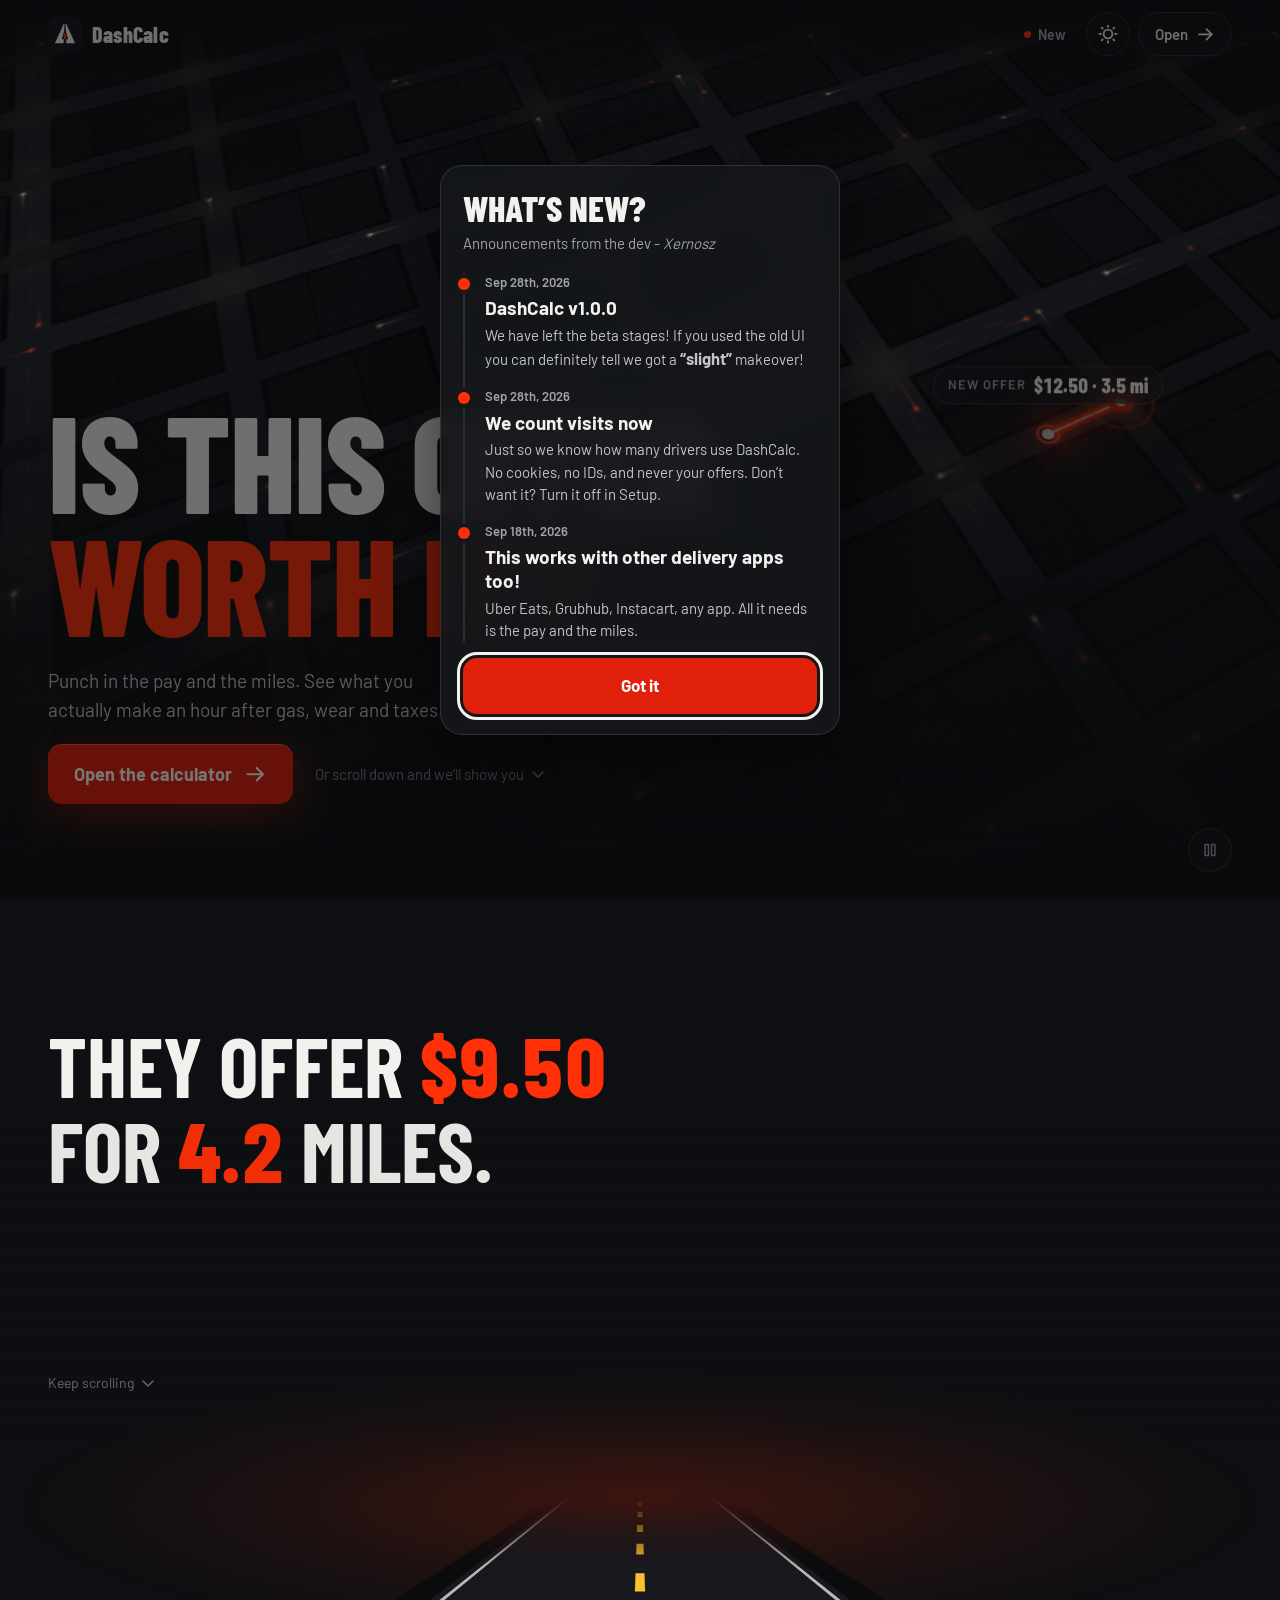
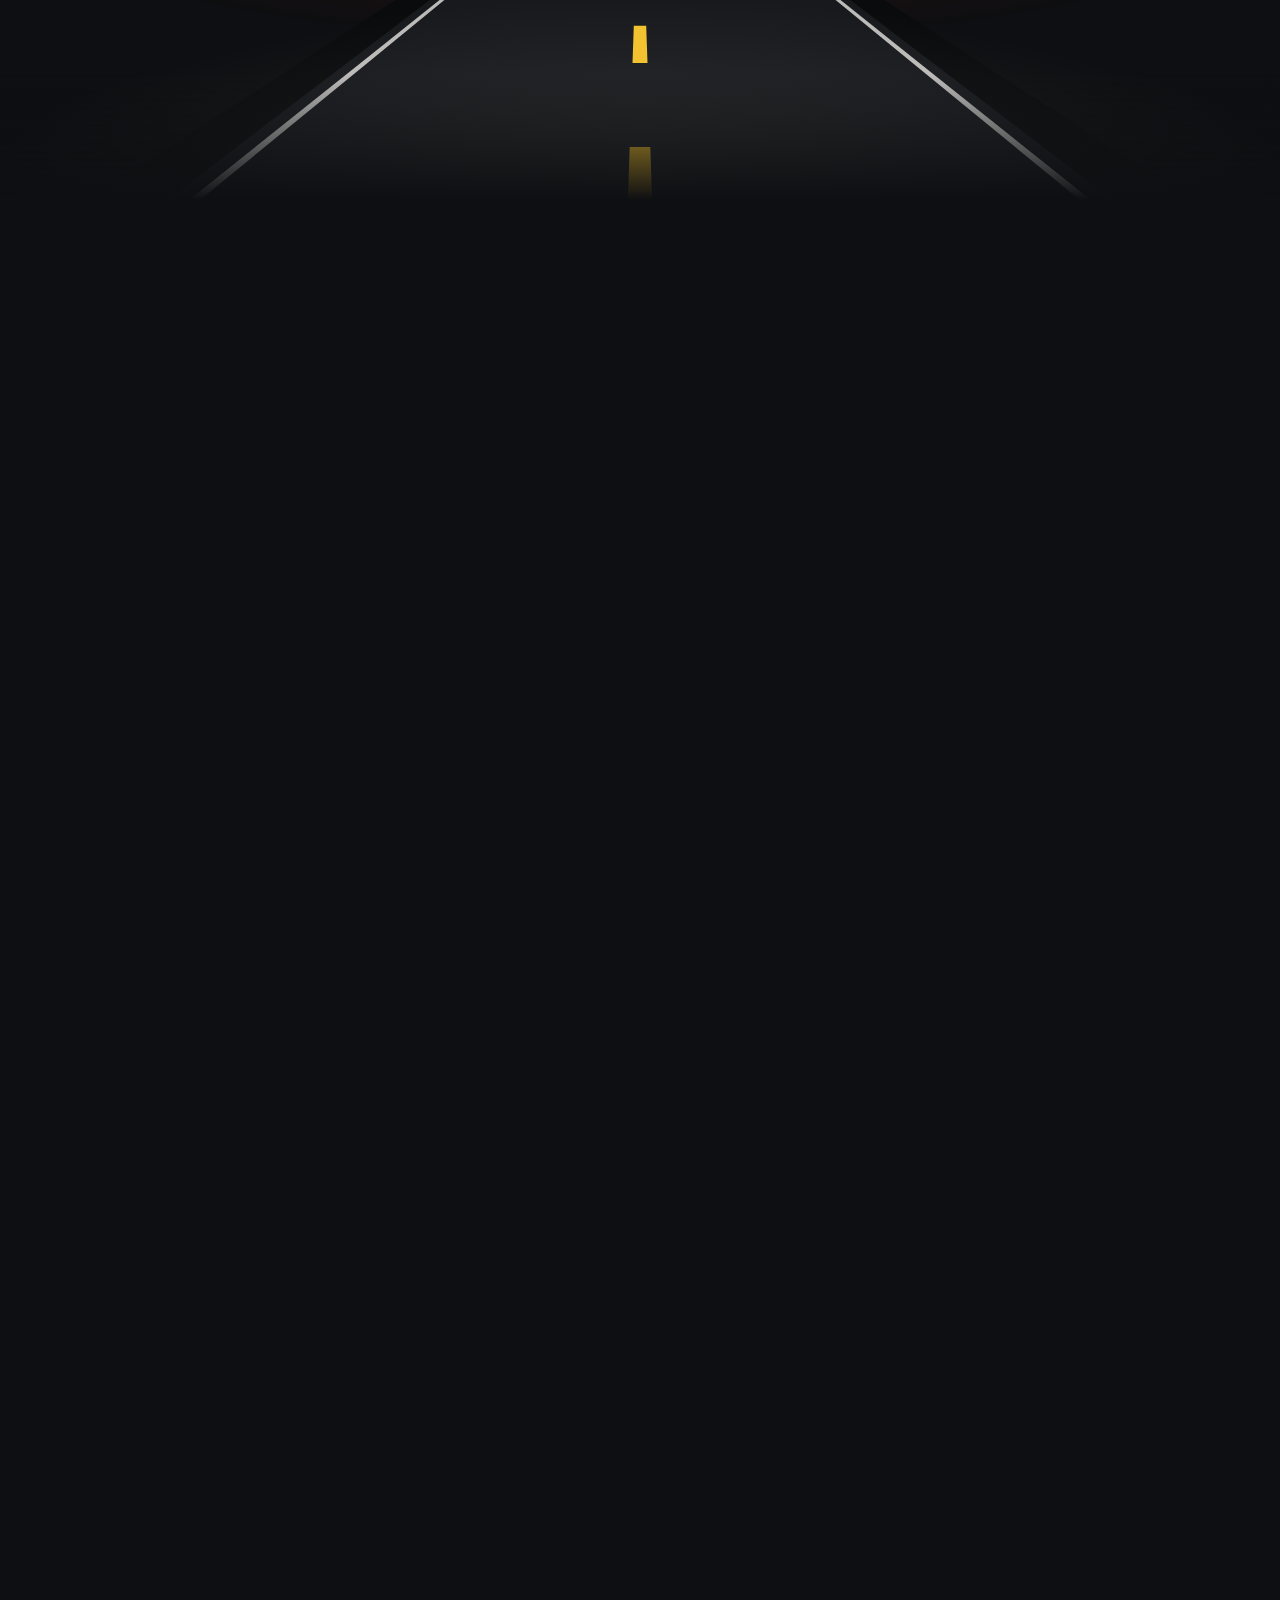
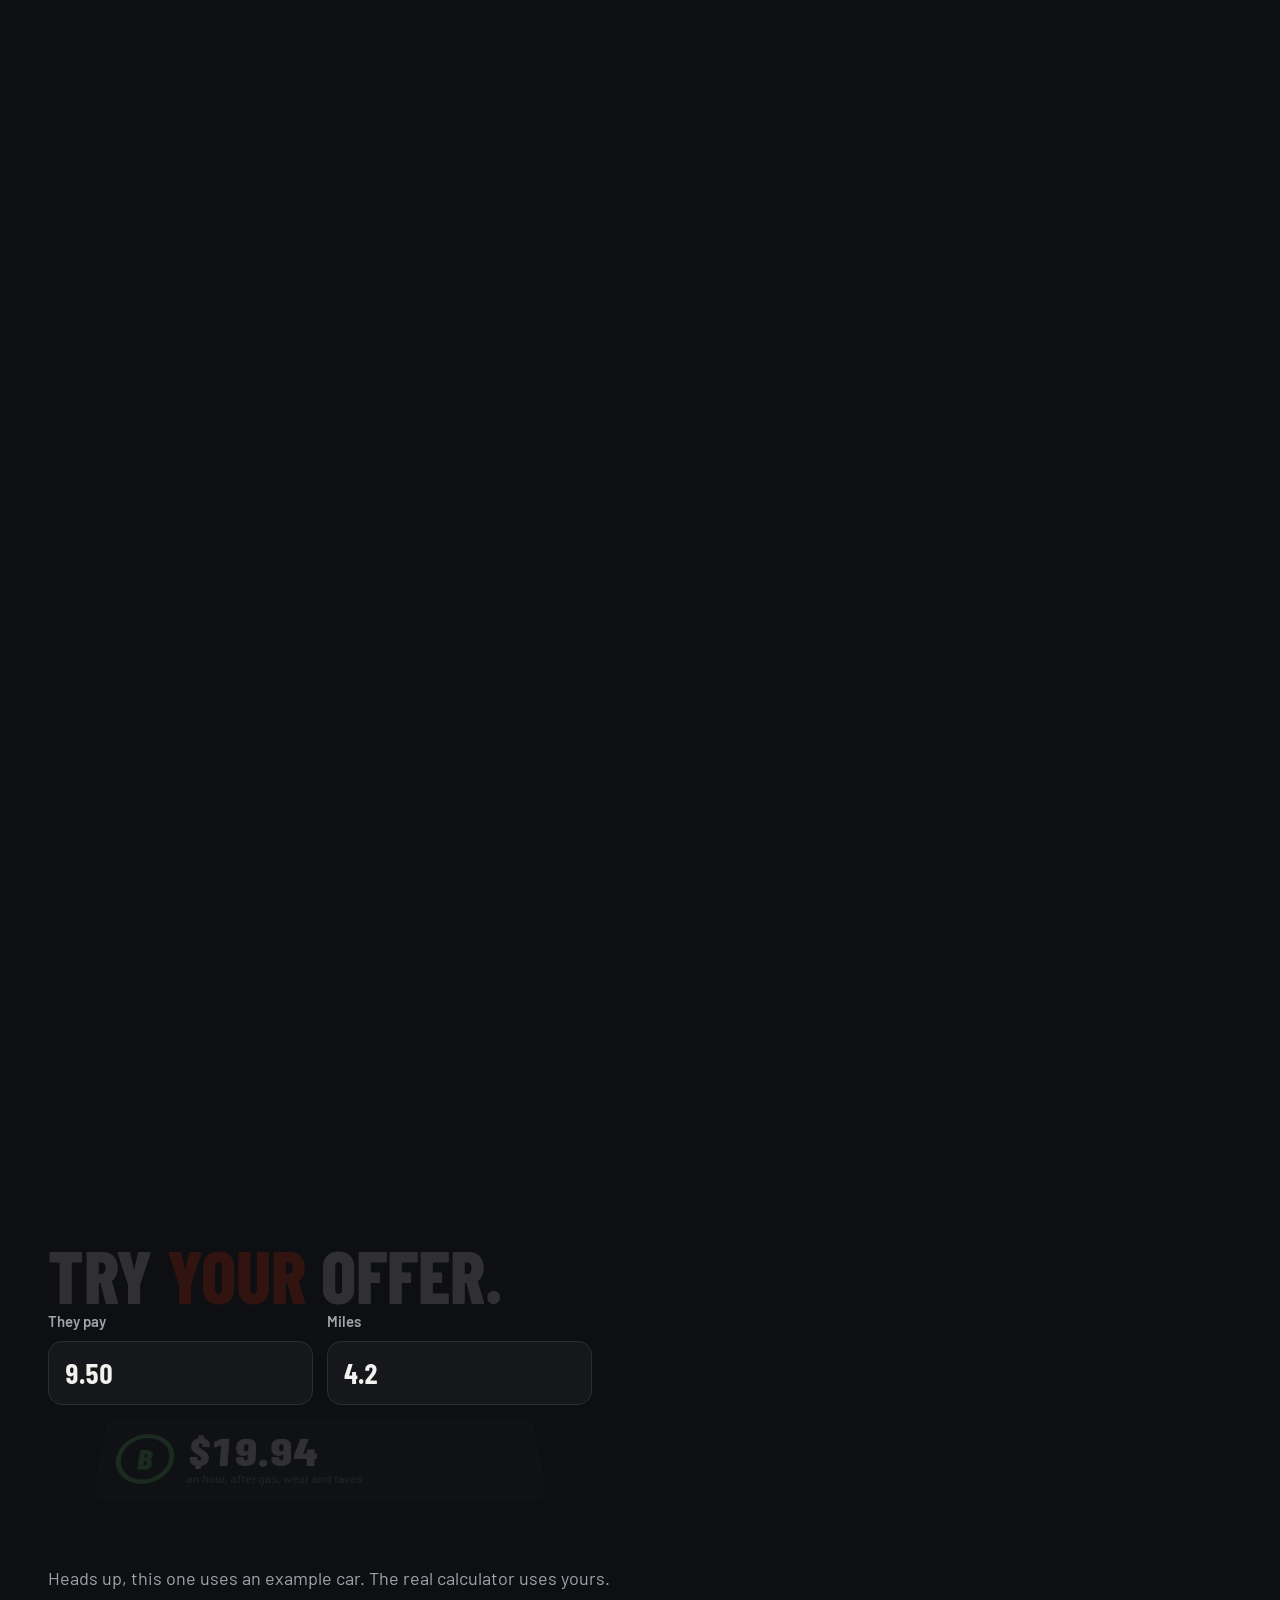
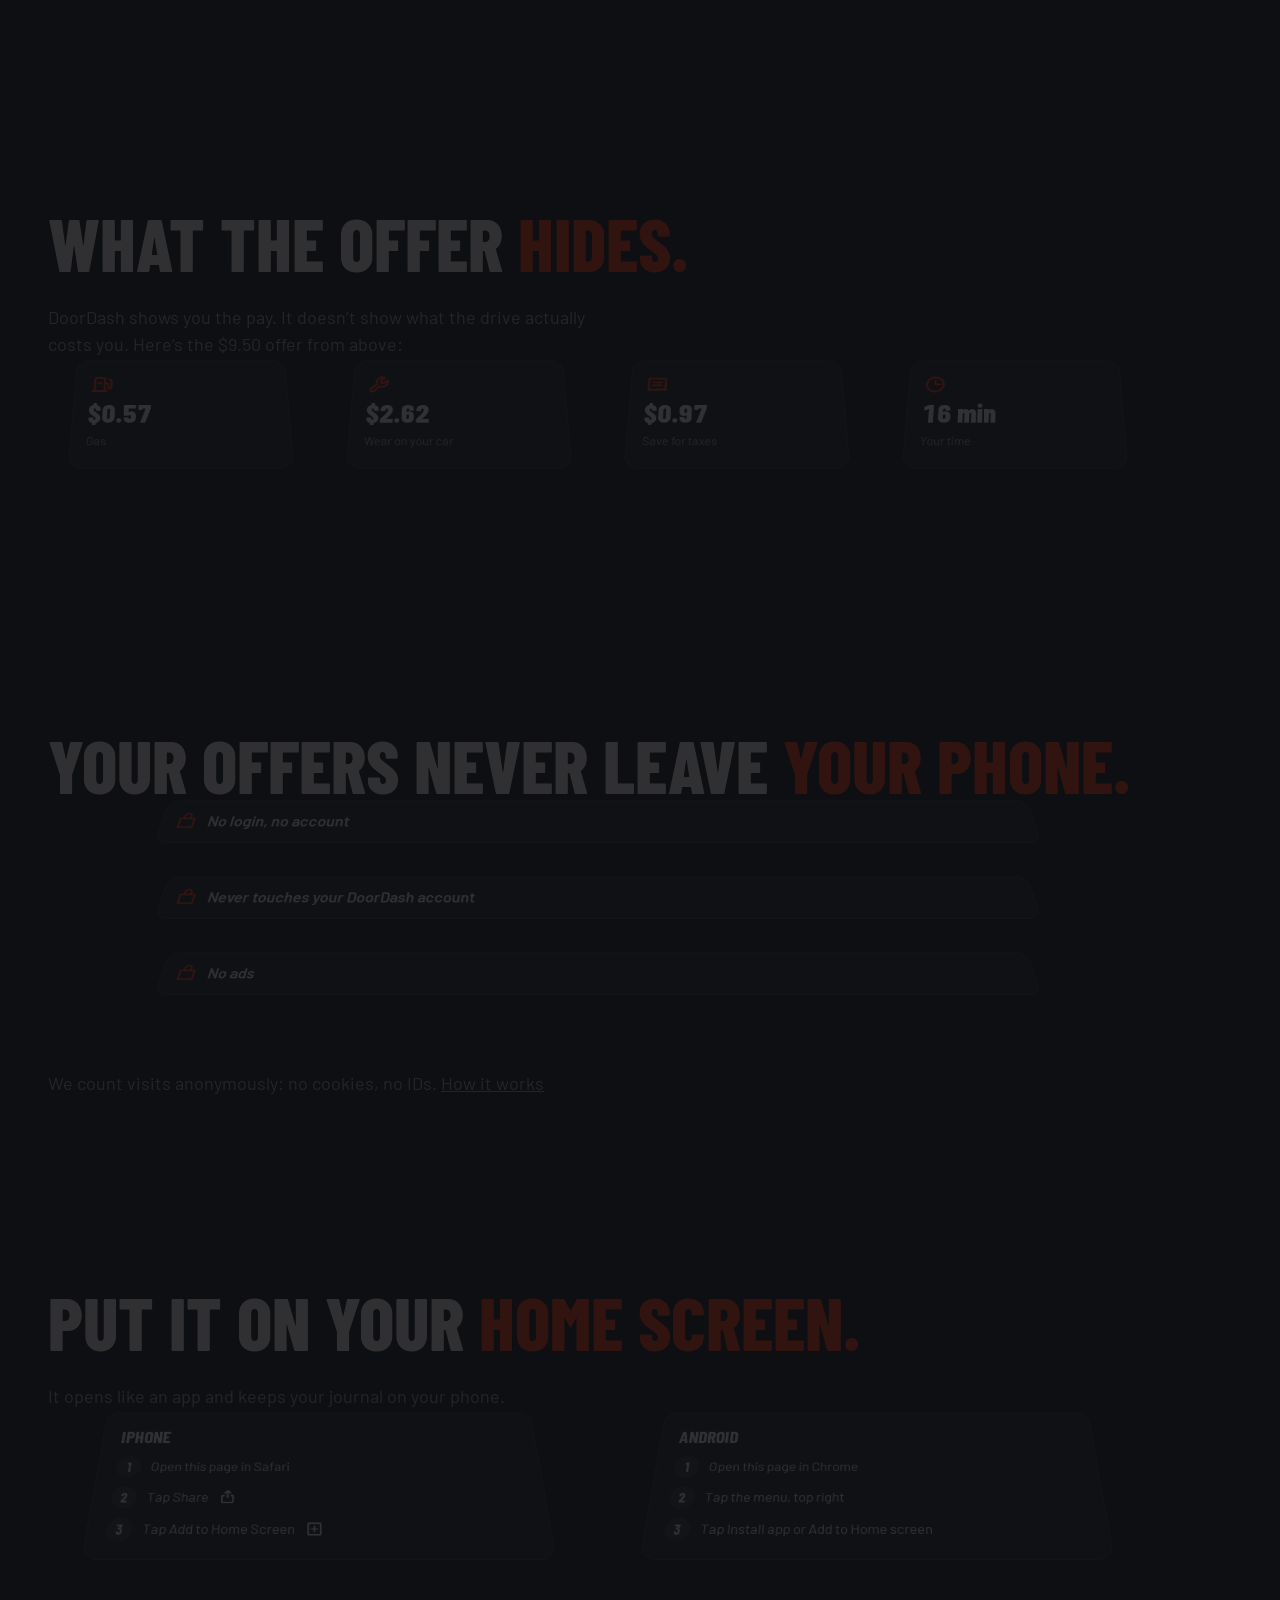
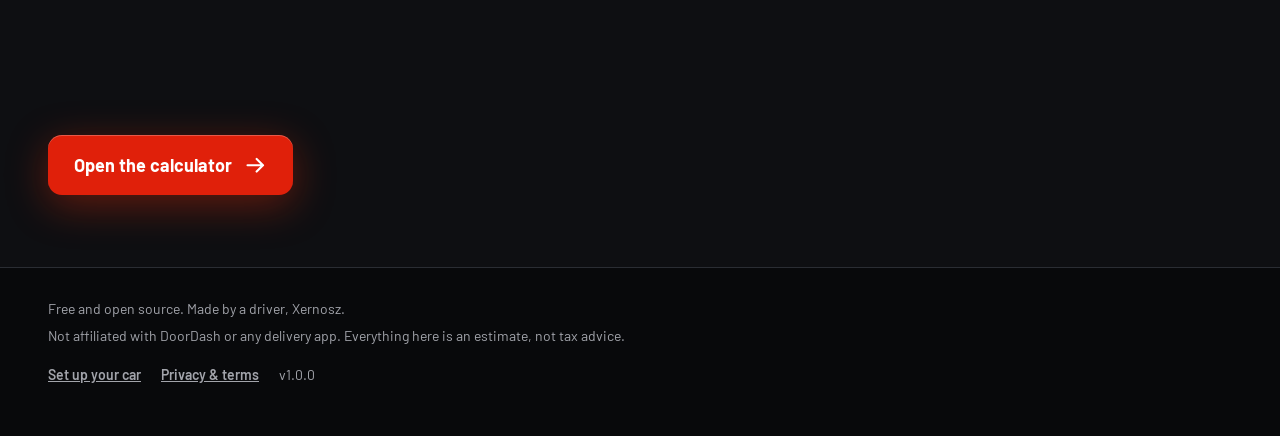
<file: index.html>
<!DOCTYPE html>
<html lang="en" data-theme="night">

<head>
  <meta charset="UTF-8">
  <meta http-equiv="Content-Security-Policy"
    content="default-src 'self'; style-src 'self' 'unsafe-inline'; img-src 'self' https://dashcalc.goatcounter.com; object-src 'none'; base-uri 'none'">
  <meta name="viewport" content="width=device-width, initial-scale=1, viewport-fit=cover">
  <meta name="description"
    content="Type in a DoorDash offer and see what it really pays an hour after gas, wear, and taxes.">
  <meta name="theme-color" content="#0E0F12">
  <title>DashCalc &middot; Is this offer worth it?</title>
  <link rel="icon" href="icons/favicon.svg" type="image/svg+xml">
  <link rel="icon" href="icons/favicon.ico" sizes="32x32">
  <link rel="apple-touch-icon" href="icons/apple-touch-icon.png">
  <link rel="preload" href="fonts/barlow-condensed-800.woff2" as="font" type="font/woff2" crossorigin>
  <link rel="preload" href="fonts/barlow-400.woff2" as="font" type="font/woff2" crossorigin>
  <script src="version.js"></script>
  <script src="theme.js?v=3"></script>

  <style>
    @font-face {
      font-family: "Barlow";
      src: url("fonts/barlow-400.woff2") format("woff2");
      font-weight: 400;
      font-display: swap;
    }

    @font-face {
      font-family: "Barlow";
      src: url("fonts/barlow-600.woff2") format("woff2");
      font-weight: 600;
      font-display: swap;
    }

    @font-face {
      font-family: "Barlow";
      src: url("fonts/barlow-700.woff2") format("woff2");
      font-weight: 700;
      font-display: swap;
    }

    @font-face {
      font-family: "Barlow Condensed";
      src: url("fonts/barlow-condensed-700.woff2") format("woff2");
      font-weight: 700;
      font-display: swap;
    }

    @font-face {
      font-family: "Barlow Condensed";
      src: url("fonts/barlow-condensed-800.woff2") format("woff2");
      font-weight: 800;
      font-display: swap;
    }

    :root {
      color-scheme: dark;
      --bg: #0E0F12;
      --bg-2: #15171B;
      --deep: #08090B;
      --line: #2A2D33;
      --paint: #F3F1EE;
      --soft: #C4C5CA;
      --dim: #A2A4AB;
      --red: #FF3008;
      --red-btn: #E0200A;
      --red-glow: rgba(255, 48, 8, 0.35);
      --gold: #FFC21A;
      --grade-a: #3FBF89;
      --grade-b: #63C463;
      --grade-c: #E0A93C;
      --grade-d: #E8834A;
      --grade-f: #E96A5E;
      --glass: rgba(21, 23, 27, 0.6);
      --card-solid: rgba(21, 23, 27, 0.92);
      --glass-line: rgba(243, 241, 238, 0.12);
      --bar-fade: rgba(14, 15, 18, 0.92);
      --hero-glow: rgba(255, 48, 8, 0.26);
      --shade-top: rgba(14, 15, 18, 0.55);
      --shade-mid: rgba(14, 15, 18, 0.7);
      --haze: rgba(255, 48, 8, 0.2);
      --haze-2: rgba(255, 48, 8, 0.05);
      --road: #17191D;
      --road-side: #0A0B0D;
      --road-line: rgba(243, 241, 238, 0.75);
      --road-light: rgba(255, 236, 214, 0.12);
      --dash: #F2C230;
      --card-shadow: 0 20px 60px rgba(0, 0, 0, 0.5);
      --display: "Barlow Condensed", "Arial Narrow", system-ui, sans-serif;
      --body: "Barlow", system-ui, -apple-system, "Segoe UI", sans-serif;
      --gutter: clamp(18px, 5vw, 48px);
      --ease-out: cubic-bezier(.16, 1, .3, 1);
    }

    :root[data-theme="day"] {
      color-scheme: light;
      --bg: #D5D8DC;
      --bg-2: #E1E4E7;
      --deep: #CBCFD4;
      --line: #B7BCC3;
      --paint: #121417;
      --soft: #2E3238;
      --dim: #474C54;
      --red: #D8260B;
      --red-btn: #D8260B;
      --red-glow: rgba(216, 38, 11, 0.22);
      --gold: #8A6A00;
      --grade-a: #0B5E3C;
      --grade-b: #28702A;
      --grade-c: #7A5800;
      --grade-d: #9C4A14;
      --grade-f: #962018;
      --glass: rgba(225, 228, 231, 0.72);
      --card-solid: rgba(225, 228, 231, 0.94);
      --glass-line: rgba(18, 20, 23, 0.1);
      --bar-fade: rgba(213, 216, 220, 0.92);
      --hero-glow: rgba(216, 38, 11, 0.14);
      --shade-top: rgba(213, 216, 220, 0.5);
      --shade-mid: rgba(213, 216, 220, 0.72);
      --haze: rgba(255, 170, 90, 0.28);
      --haze-2: rgba(255, 170, 90, 0.08);
      --road: #4A4E55;
      --road-side: #3A3D42;
      --road-line: rgba(245, 245, 245, 0.9);
      --road-light: rgba(255, 255, 255, 0.06);
      --dash: #E8B400;
      --card-shadow: 0 16px 40px rgba(40, 44, 50, 0.18);
    }

    * {
      box-sizing: border-box;
      margin: 0;
      padding: 0;
    }

    html {
      background: var(--bg);
      -webkit-text-size-adjust: 100%;
    }

    body {
      background: var(--bg);
      color: var(--paint);
      font-family: var(--body);
      font-size: 1.0625rem;
      line-height: 1.5;
      -webkit-font-smoothing: antialiased;
      overflow-x: clip;
    }

    ::selection {
      background: var(--red);
      color: #FFFFFF;
    }

    a {
      color: inherit;
    }

    button,
    input {
      font: inherit;
      color: inherit;
    }

    a,
    button,
    input {
      -webkit-tap-highlight-color: transparent;
      touch-action: manipulation;
    }

    .skip {
      position: absolute;
      top: 10px;
      left: 10px;
      z-index: 50;
      padding: 12px 18px;
      border-radius: 14px;
      background: var(--paint);
      color: var(--bg);
      font-weight: 700;
      transform: translateY(-200%);
    }

    .skip:focus {
      transform: none;
    }

    button {
      cursor: pointer;
      background: none;
      border: 0;
    }

    .icon {
      width: 1.25em;
      height: 1.25em;
      flex: none;
    }

    :focus-visible {
      outline: 3px solid var(--paint);
      outline-offset: 3px;
    }

    .progress {
      position: fixed;
      top: 0;
      left: 0;
      right: 0;
      height: 3px;
      z-index: 20;
      background: linear-gradient(90deg, #B81E02, var(--red) 60%, #FF7A3D);
      transform-origin: 0 50%;
      transform: scaleX(var(--page, 0));
    }

    .bar {
      position: fixed;
      top: 0;
      left: 0;
      right: 0;
      z-index: 10;
      display: flex;
      align-items: center;
      justify-content: space-between;
      gap: 12px;
      padding: calc(12px + env(safe-area-inset-top, 0px)) var(--gutter) 12px;
      background: linear-gradient(var(--bar-fade) 30%, transparent);
    }

    .brand {
      display: flex;
      align-items: center;
      gap: 10px;
      min-height: 44px;
      font: 800 1.375rem/1 var(--display);
      letter-spacing: 0.01em;
      text-decoration: none;
    }

    .brand img {
      width: 34px;
      height: 34px;
    }

    .bar__right {
      display: flex;
      align-items: center;
      gap: 8px;
    }

    .bar__go,
    .theme-toggle {
      display: inline-flex;
      align-items: center;
      justify-content: center;
      gap: 8px;
      min-height: 44px;
      border: 1px solid var(--line);
      border-radius: 999px;
      background: var(--glass);
      -webkit-backdrop-filter: blur(10px);
      backdrop-filter: blur(10px);
      font-weight: 600;
      font-size: 0.9375rem;
      text-decoration: none;
      transition: border-color 200ms, background-color 200ms;
    }

    .bar__go {
      padding: 0 16px;
    }

    .bar__go:hover,
    .theme-toggle:hover {
      border-color: var(--red);
    }

    .theme-toggle {
      width: 44px;
    }

    .news-open {
      display: inline-flex;
      align-items: center;
      gap: 7px;
      min-height: 44px;
      padding: 0 12px;
      color: var(--dim);
      font-size: 0.875rem;
      font-weight: 600;
      border-radius: 999px;
      transition: color 200ms;
    }

    .news-open:hover {
      color: var(--paint);
    }

    .news-open[data-unread]::before {
      content: "";
      width: 7px;
      height: 7px;
      border-radius: 50%;
      background: var(--red);
    }

    .theme-toggle .icon {
      width: 20px;
      height: 20px;
    }

    .theme-toggle__moon {
      display: none;
    }

    :root[data-theme="day"] .theme-toggle__sun {
      display: none;
    }

    :root[data-theme="day"] .theme-toggle__moon {
      display: block;
    }

    .hero {
      position: relative;
      min-height: 100svh;
      display: grid;
      align-items: end;
      isolation: isolate;
      overflow: hidden;
      padding: 120px var(--gutter) calc(96px + env(safe-area-inset-bottom, 0px));
      background: radial-gradient(80% 55% at 50% 36%, var(--hero-glow), transparent 70%), var(--bg);
    }

    .hero__map {
      position: absolute;
      inset: 0;
      width: 100%;
      height: 100%;
      z-index: -2;
      opacity: 0;
      transition: opacity 1200ms ease;
    }

    .hero__map.is-on {
      opacity: 1;
    }

    .hero__shade {
      position: absolute;
      inset: 0;
      z-index: -1;
      pointer-events: none;
      background: linear-gradient(180deg, var(--shade-top) 0%, transparent 18%, transparent 42%, var(--shade-mid) 70%, var(--bg) 99%);
    }

    .hero__pause {
      position: absolute;
      right: var(--gutter);
      bottom: calc(28px + env(safe-area-inset-bottom, 0px));
      z-index: 1;
      display: grid;
      place-items: center;
      width: 44px;
      height: 44px;
      border: 1px solid var(--glass-line);
      border-radius: 50%;
      background: var(--glass);
      color: var(--dim);
      -webkit-backdrop-filter: blur(10px);
      backdrop-filter: blur(10px);
      transition: color 200ms, border-color 200ms;
    }

    .hero__pause[hidden] {
      display: none;
    }

    .hero__pause:hover {
      color: var(--paint);
      border-color: var(--line);
    }

    .hero__pause .icon {
      width: 16px;
      height: 16px;
    }

    .hero__play-icon,
    .hero__pause[aria-pressed="true"] .hero__pause-icon {
      display: none;
    }

    .hero__pause[aria-pressed="true"] .hero__play-icon {
      display: block;
    }

    .hero__copy {
      position: relative;
      display: grid;
      gap: 20px;
      max-width: 58rem;
    }

    .hero h1 {
      font: 800 clamp(3.6rem, 16vw, 8.5rem)/0.86 var(--display);
      text-transform: uppercase;
      letter-spacing: -0.01em;
    }

    .hero h1 .hero__line {
      display: block;
      padding-bottom: 0.04em;
    }

    .hero h1 .hero__line>span {
      display: block;
    }

    .hero h1 em {
      font-style: normal;
      color: var(--red);
    }

    .hero p {
      color: var(--soft);
      font-size: 1.1875rem;
      max-width: 27rem;
      text-wrap: pretty;
    }

    .rider {
      position: absolute;
      left: 0;
      top: 0;
      z-index: 0;
      pointer-events: none;
      will-change: transform;
    }

    .chip {
      position: absolute;
      left: 0;
      bottom: 30px;
      display: flex;
      align-items: center;
      gap: 8px;
      white-space: nowrap;
      padding: 8px 14px;
      border-radius: 999px;
      font-size: 0.9375rem;
      font-weight: 600;
      background: var(--glass);
      border: 1px solid var(--glass-line);
      -webkit-backdrop-filter: blur(10px);
      backdrop-filter: blur(10px);
      box-shadow: var(--card-shadow);
      translate: -50% 0;
      opacity: 0;
      transform: translateY(10px) scale(0.9);
      transition: opacity 320ms ease, transform 360ms ease;
    }

    .chip.is-on {
      opacity: 1;
      transform: none;
      transition: opacity 380ms ease, transform 560ms cubic-bezier(.2, 1.4, .35, 1);
    }

    .chip b {
      font: 800 1.25rem/1 var(--display);
      font-variant-numeric: tabular-nums;
    }

    .chip__label {
      color: var(--dim);
      font-size: 0.8125rem;
      text-transform: uppercase;
      letter-spacing: 0.08em;
    }

    .chip__grade {
      width: 30px;
      height: 30px;
      border-radius: 50%;
      display: grid;
      place-items: center;
      border: 3px solid var(--g);
      color: var(--g);
      font: 800 1.125rem/1 var(--display);
    }

    .chip__unit {
      color: var(--dim);
      font-size: 0.875rem;
    }

    .cta {
      justify-self: start;
      display: inline-flex;
      align-items: center;
      gap: 12px;
      min-height: 60px;
      padding: 0 26px;
      background: var(--red-btn);
      color: #FFFFFF;
      border-radius: 14px;
      font-weight: 700;
      font-size: 1.125rem;
      text-decoration: none;
      box-shadow: 0 10px 40px var(--red-glow), inset 0 1px 0 rgba(255, 255, 255, 0.25);
      transition: transform 160ms var(--ease-out), box-shadow 300ms;
    }

    .cta .icon {
      transition: transform 300ms var(--ease-out);
    }

    .cta:hover .icon {
      transform: translateX(4px);
    }

    .cta:active {
      transform: scale(0.97);
    }

    .hero__go {
      display: flex;
      flex-wrap: wrap;
      align-items: center;
      gap: 10px 22px;
    }

    .more {
      display: inline-flex;
      align-items: center;
      gap: 6px;
      min-height: 44px;
      color: var(--dim);
      font-size: 0.9375rem;
      text-decoration: none;
      opacity: 0.75;
      transition: opacity 200ms;
    }

    .more:hover {
      opacity: 1;
    }

    .more .icon,
    .drive__hint .icon {
      width: 16px;
      height: 16px;
    }

    .drive {
      position: relative;
      height: 380svh;
      --drive: 1;
    }

    .drive__stage {
      --horizon: 60%;
      position: sticky;
      top: 0;
      height: 100svh;
      overflow: hidden;
      isolation: isolate;
      display: grid;
      align-content: start;
      padding: max(96px, 14svh) var(--gutter) 32px;
    }

    .road {
      position: absolute;
      inset: 0;
      z-index: -1;
      pointer-events: none;
      --far: calc(var(--horizon) + (100% - var(--horizon)) * 0.18);
    }

    .road::before {
      content: "";
      position: absolute;
      left: -20%;
      right: -20%;
      top: calc(var(--far) - 22%);
      height: 44%;
      background: radial-gradient(50% 50% at 50% 50%, var(--haze), var(--haze-2) 45%, transparent 70%);
    }

    .road::after {
      content: "";
      position: absolute;
      left: 0;
      right: 0;
      top: 0;
      height: var(--horizon);
      background: linear-gradient(var(--bg) 40%, transparent);
    }

    .drive__stage::after {
      content: "";
      position: absolute;
      left: 0;
      right: 0;
      bottom: 0;
      height: 14%;
      z-index: -1;
      pointer-events: none;
      background: linear-gradient(transparent, var(--bg));
    }

    .road__svg {
      position: absolute;
      inset: 0;
      width: 100%;
      height: 100%;
    }

    .road__shoulder {
      fill: var(--road-side);
    }

    .road__lane {
      fill: var(--road);
    }

    .road__light {
      fill: url(#road-glow);
    }

    .road__glow-in {
      stop-color: var(--road-light);
    }

    .road__glow-out {
      stop-color: var(--road-light);
      stop-opacity: 0;
    }

    .road__edges {
      fill: var(--road-line);
    }

    .road__dashes {
      fill: var(--dash);
    }

    .lines {
      position: relative;
      display: grid;
      gap: 4px;
      font: 700 clamp(2.4rem, 11vw, 5.2rem)/0.95 var(--display);
      text-transform: uppercase;
    }

    .lines>span {
      display: block;
    }

    .drive__hint {
      display: flex;
      align-items: center;
      gap: 6px;
      margin-top: 18px;
      color: var(--dim);
      font-size: 0.875rem;
      opacity: 0.6;
    }

    .lines .num {
      font-weight: 800;
      color: var(--red);
      font-variant-numeric: tabular-nums;
    }

    .stamp {
      position: absolute;
      left: 50%;
      top: calc(var(--horizon) + 3svh);
      translate: -50% 0;
      width: max-content;
      max-width: calc(100% - 2 * var(--gutter));
      display: flex;
      align-items: center;
      gap: 16px;
      padding: 14px 22px 14px 14px;
      border: 1px solid var(--line);
      border-radius: 20px;
      background: var(--card-solid);
      -webkit-backdrop-filter: blur(12px);
      backdrop-filter: blur(12px);
      box-shadow: var(--card-shadow);
      transform-origin: 50% 0;
    }

    .stamp__badge {
      position: relative;
      width: 72px;
      height: 72px;
      display: grid;
      place-items: center;
      flex: none;
      border-radius: 50%;
    }

    .stamp__badge svg {
      position: absolute;
      inset: 0;
      rotate: -90deg;
    }

    .stamp__badge circle {
      fill: none;
      stroke-width: 7;
      stroke-linecap: round;
    }

    .stamp__track {
      stroke: var(--line);
    }

    .stamp__fill {
      stroke: var(--g);
    }

    .stamp__grade {
      font: 800 2.5rem/1 var(--display);
      color: var(--g);
    }

    .stamp__text {
      font-weight: 600;
      font-size: 1.0625rem;
    }

    .stamp__text b {
      display: block;
      font: 800 2.1rem/1 var(--display);
      font-variant-numeric: tabular-nums;
    }

    .stamp__text small {
      display: block;
      color: var(--dim);
      font-weight: 400;
      font-size: 0.875rem;
      margin-top: 4px;
    }

    .block {
      padding: 96px var(--gutter);
      display: grid;
      gap: 28px;
      max-width: calc(1100px + 2 * var(--gutter));
    }

    .block h2 {
      font: 800 clamp(2.6rem, 10vw, 4.6rem)/0.9 var(--display);
      text-transform: uppercase;
      text-wrap: balance;
    }

    .block h2 em {
      font-style: normal;
      color: var(--red);
    }

    .block>p {
      color: var(--dim);
      max-width: 36rem;
      font-size: 1.125rem;
    }

    .try {
      display: grid;
      gap: 14px;
      grid-template-columns: 1fr 1fr;
      max-width: 34rem;
    }

    .field {
      display: grid;
      gap: 8px;
    }

    .field label {
      font-weight: 600;
      font-size: 0.9375rem;
      color: var(--dim);
    }

    .field input {
      width: 100%;
      height: 64px;
      padding: 0 16px;
      border-radius: 14px;
      border: 1px solid var(--line);
      background: var(--bg-2);
      font: 700 1.75rem var(--display);
      font-variant-numeric: tabular-nums;
      transition: border-color 200ms;
    }

    .field input:focus {
      border-color: var(--red);
      box-shadow: 0 0 0 3px var(--red-glow);
      outline: none;
    }

    .result {
      grid-column: 1 / -1;
      display: flex;
      align-items: center;
      gap: 18px;
      padding: 18px;
      border-radius: 18px;
      border: 1px solid var(--line);
      background: var(--bg-2);
    }

    .result__grade {
      width: 72px;
      height: 72px;
      border-radius: 50%;
      display: grid;
      place-items: center;
      border: 6px solid var(--g);
      color: var(--g);
      font: 800 2.5rem var(--display);
      flex: none;
      transition: border-color 200ms, color 200ms;
    }

    .result__big {
      font: 800 clamp(2.6rem, 11vw, 3.6rem)/1 var(--display);
      font-variant-numeric: tabular-nums;
    }

    .result__sub {
      color: var(--dim);
      font-size: 0.9375rem;
    }

    .note {
      color: var(--dim);
      font-size: 0.875rem;
    }

    .costs {
      display: grid;
      grid-template-columns: repeat(2, 1fr);
      gap: 12px;
    }

    .cost {
      display: grid;
      gap: 10px;
      padding: 22px 18px 24px;
      border: 1px solid var(--line);
      border-radius: 18px;
      background: var(--bg-2);
    }

    .cost .icon {
      width: 28px;
      height: 28px;
      color: var(--red);
    }

    .cost b {
      font: 800 2.2rem/1 var(--display);
      font-variant-numeric: tabular-nums;
    }

    .cost span {
      color: var(--dim);
      font-size: 0.9375rem;
    }

    @media (min-width: 760px) {
      .costs {
        grid-template-columns: repeat(4, 1fr);
      }
    }

    .private {
      display: grid;
      gap: 12px;
      list-style: none;
    }

    .private li {
      display: flex;
      gap: 14px;
      align-items: center;
      font-size: 1.25rem;
      font-weight: 600;
      padding: 16px 18px;
      border: 1px solid var(--line);
      border-radius: 16px;
      background: var(--bg-2);
    }

    .private .icon {
      color: var(--red);
      width: 26px;
      height: 26px;
    }

    .install {
      display: grid;
      gap: 16px;
    }

    @media (min-width: 760px) {
      .install {
        grid-template-columns: 1fr 1fr;
      }
    }

    .phone {
      border: 1px solid var(--line);
      border-radius: 18px;
      padding: 22px;
      display: grid;
      gap: 14px;
      background: var(--bg-2);
    }

    .phone h3 {
      font: 700 1.5rem var(--display);
      text-transform: uppercase;
    }

    .phone ol {
      list-style: none;
      display: grid;
      gap: 12px;
      counter-reset: s;
    }

    .phone li {
      display: flex;
      gap: 12px;
      align-items: center;
      counter-increment: s;
    }

    .phone li::before {
      content: counter(s);
      font: 700 1.125rem var(--display);
      width: 30px;
      height: 30px;
      border-radius: 50%;
      display: grid;
      place-items: center;
      background: var(--line);
      flex: none;
    }

    .end {
      padding-top: 24px;
      padding-bottom: 72px;
    }

    .foot {
      padding: 30px var(--gutter) calc(40px + env(safe-area-inset-bottom, 0px));
      color: var(--dim);
      font-size: 0.875rem;
      border-top: 1px solid var(--line);
      display: grid;
      gap: 6px;
      background: var(--deep);
    }

    .foot a {
      font-weight: 600;
    }

    .foot__links {
      display: flex;
      flex-wrap: wrap;
      gap: 0 20px;
    }

    .foot__links a {
      display: inline-flex;
      align-items: center;
      min-height: 44px;
    }

    .foot .app-version {
      font-weight: 400;
      text-decoration: none;
    }

    .news {
      width: min(400px, calc(100% - 32px));
      max-height: calc(100svh - 32px);
      margin: auto;
      padding: 24px 22px 0;
      border: 1px solid var(--glass-line);
      border-radius: 22px;
      background: var(--card-solid);
      color: var(--paint);
      -webkit-backdrop-filter: blur(14px);
      backdrop-filter: blur(14px);
      box-shadow: var(--card-shadow);
    }

    .news::backdrop {
      background: rgba(6, 7, 9, 0.55);
    }

    .news h2 {
      font: 800 2.25rem/1 var(--display);
      text-transform: uppercase;
    }

    .news__from {
      margin-top: 6px;
      color: var(--dim);
      font-size: 0.9375rem;
    }

    .news__list {
      list-style: none;
      display: grid;
      gap: 16px;
      margin: 18px 0 0;
      padding-left: 20px;
      border-left: 2px solid var(--line);
    }

    .news__list li {
      position: relative;
      display: grid;
      gap: 4px;
    }

    .news__list li::before {
      content: "";
      position: absolute;
      left: -27px;
      top: 5px;
      width: 12px;
      height: 12px;
      border-radius: 50%;
      background: var(--red);
      box-shadow: 0 0 0 4px var(--bg-2);
    }

    .news__list time {
      color: var(--dim);
      font-size: 0.8125rem;
      font-weight: 600;
    }

    .news__list h3 {
      font-size: 1.1875rem;
      font-weight: 700;
      line-height: 1.25;
    }

    .news__list p {
      color: var(--soft);
      font-size: 0.9375rem;
    }

    .news__slight {
      font-style: normal;
      font-weight: 700;
      font-size: 1.1em;
    }

    .news form {
      position: sticky;
      bottom: 0;
      padding: 16px 0 20px;
      background: var(--card-solid);
    }

    .news__ok {
      width: 100%;
      min-height: 56px;
      border-radius: 14px;
      background: var(--red-btn);
      color: #FFFFFF;
      font-weight: 700;
      font-size: 1.0625rem;
    }

    .news__ok:active {
      transform: scale(0.98);
    }

    [data-grade="A"] {
      --g: var(--grade-a);
    }

    [data-grade="B"] {
      --g: var(--grade-b);
    }

    [data-grade="C"] {
      --g: var(--grade-c);
    }

    [data-grade="D"] {
      --g: var(--grade-d);
    }

    [data-grade="F"] {
      --g: var(--grade-f);
    }

    [data-grade="S"] {
      --g: var(--gold);
    }

    @media (prefers-reduced-motion: no-preference) {
      .hero h1 .hero__line>span {
        animation: up 1100ms var(--ease-out) both;
      }

      .hero h1 .hero__line:nth-child(2)>span {
        animation-delay: 110ms;
      }

      .hero__copy>p {
        animation: fade 1000ms 380ms var(--ease-out) both;
      }

      .hero__go {
        animation: fade 1000ms 500ms var(--ease-out) both;
      }

      .more .icon,
      .drive__hint .icon {
        animation: drop 1.8s ease-in-out infinite;
      }

      .news[open] {
        animation: fade 500ms var(--ease-out);
      }

      .pop {
        animation: pop 300ms cubic-bezier(.2, 1.5, .4, 1);
      }
    }

    @media (prefers-reduced-motion: reduce) {

      .chip,
      .chip.is-on {
        transition: none;
      }
    }

    @keyframes up {
      from {
        transform: translateY(105%);
        clip-path: inset(0 0 105% 0);
      }

      to {
        transform: none;
        clip-path: inset(-1em -1em -1em -1em);
      }
    }

    @keyframes fade {
      from {
        opacity: 0;
        transform: translateY(18px);
      }
    }

    @keyframes drop {
      50% {
        transform: translateY(3px);
      }
    }

    @keyframes pop {
      from {
        transform: scale(1.3);
        opacity: 0.4;
      }
    }

    .moving .lines>span {
      --lit: clamp(0, (var(--drive) - var(--at)) / 0.1, 1);
      opacity: var(--lit);
      transform: translateY(calc((1 - var(--lit)) * 0.45em));
      filter: blur(calc((1 - var(--lit)) * 10px));
    }

    .lines>span:nth-child(1) {
      --at: -1;
    }

    .lines>span:nth-child(2) {
      --at: 0.08;
    }

    .lines>span:nth-child(3) {
      --at: 0.24;
    }

    .lines>span:nth-child(4) {
      --at: 0.42;
    }

    .moving .drive__hint {
      opacity: calc(0.6 * (1 - clamp(0, (var(--drive) - 0.4) / 0.14, 1)));
    }

    .moving .stamp {
      --landed: clamp(0, (var(--drive) - 0.58) / 0.2, 1);
      opacity: min(1, calc(var(--landed) * 3));
      transform: perspective(700px) translateY(calc((1 - var(--landed)) * -4svh)) rotateX(calc((1 - var(--landed)) * 40deg)) scale(calc(0.12 + var(--landed) * 0.88));
    }

    .moving .stamp__grade {
      scale: calc(1 + (1 - var(--landed)) * 0.8);
    }

    .moving [data-in] {
      opacity: calc(0.15 + var(--reveal, 1) * 0.85);
    }

    .moving .tilt {
      transform-origin: 50% 0;
      transform: perspective(800px) rotateX(calc((1 - var(--reveal, 1)) * 34deg)) scale(calc(0.78 + var(--reveal, 1) * 0.22));
    }

    .moving .rise {
      transform: translateY(calc((1 - var(--reveal, 1)) * 26px));
    }
  </style>
</head>

<body>
  <a class="skip" href="#top">Skip to content</a>
  <div class="progress" aria-hidden="true"></div>

  <header class="bar">
    <a class="brand" href="#top" translate="no"><img src="icons/favicon.svg" alt="" width="34" height="34">DashCalc</a>
    <div class="bar__right">
      <button class="news-open" id="news-open" type="button">New</button>
      <button class="theme-toggle" type="button" aria-pressed="false" aria-label="Switch to Day">
        <svg class="icon theme-toggle__sun" aria-hidden="true">
          <use href="icons/ui.svg#sun" />
        </svg>
        <svg class="icon theme-toggle__moon" aria-hidden="true">
          <use href="icons/ui.svg#moon" />
        </svg>
      </button>
      <a class="bar__go" href="calculator.html">Open <svg class="icon" aria-hidden="true">
          <use href="icons/ui.svg#arrow-right" />
        </svg></a>
    </div>
  </header>

  <main id="top">
    <section class="hero">
      <canvas class="hero__map" id="map" aria-hidden="true"></canvas>
      <div class="rider" aria-hidden="true">
        <div class="chip chip--offer"><span class="chip__label">New offer</span><b id="chip-offer">$9.50 &middot; 4.2 mi</b></div>
        <div class="chip chip--verdict" data-example-grade><span class="chip__grade" id="chip-grade" data-example="grade">B</span><b id="chip-hourly" data-example="hourly">$19.94</b><span class="chip__unit">an hour</span></div>
      </div>
      <div class="hero__shade"></div>
      <button class="hero__pause" id="map-pause" type="button" aria-pressed="false" aria-label="Pause the map" hidden>
        <svg class="icon hero__pause-icon" aria-hidden="true">
          <use href="icons/ui.svg#pause" />
        </svg>
        <svg class="icon hero__play-icon" aria-hidden="true">
          <use href="icons/ui.svg#play" />
        </svg>
      </button>
      <div class="hero__copy">
        <h1><span class="hero__line"><span>Is this offer</span></span><span class="hero__line"><span><em>worth it?</em></span></span>
        </h1>
        <p>Punch in the pay and the miles. See what you actually make an hour after gas, wear and taxes.</p>
        <div class="hero__go">
          <a class="cta" href="calculator.html">Open the calculator <svg class="icon" aria-hidden="true">
              <use href="icons/ui.svg#arrow-right" />
            </svg></a>
          <a class="more" href="#how">Or scroll down and we’ll show you <svg class="icon" aria-hidden="true">
              <use href="icons/ui.svg#caret-down" />
            </svg></a>
        </div>
      </div>
    </section>

    <section class="drive" id="how" aria-label="How one offer adds up">
      <div class="drive__stage">
        <div class="road" aria-hidden="true">
          <svg class="road__svg" id="road">
            <defs>
              <linearGradient id="road-fade" gradientUnits="userSpaceOnUse" x1="0" x2="0">
                <stop offset="0" stop-color="#FFFFFF" stop-opacity="0" />
                <stop offset="1" stop-color="#FFFFFF" />
              </linearGradient>
              <mask id="road-mask">
                <rect width="100%" height="100%" fill="url(#road-fade)" />
              </mask>
              <radialGradient id="road-glow">
                <stop class="road__glow-in" offset="0" />
                <stop class="road__glow-out" offset="1" />
              </radialGradient>
            </defs>
            <g mask="url(#road-mask)">
              <path class="road__shoulder" id="road-shoulder" />
              <path class="road__lane" id="road-lane" />
              <ellipse class="road__light" id="road-light" />
              <path class="road__edges" id="road-edges" />
              <path class="road__dashes" id="road-dashes" />
            </g>
          </svg>
        </div>
        <p class="lines">
          <span>They offer <b class="num">$9.50</b></span>
          <span>for <b class="num">4.2</b> miles.</span>
          <span>You keep <b class="num" id="drive-keep" data-example="keep">$5.34</b></span>
          <span>in <span data-example="minutes">16 minutes</span>.</span>
        </p>
        <p class="drive__hint" aria-hidden="true">Keep scrolling <svg class="icon">
            <use href="icons/ui.svg#caret-down" />
          </svg></p>
        <div class="stamp" data-example-grade>
          <div class="stamp__badge">
            <svg viewBox="0 0 72 72" aria-hidden="true">
              <circle class="stamp__track" cx="36" cy="36" r="31" />
              <circle class="stamp__fill" id="drive-ring" cx="36" cy="36" r="31" pathLength="100" stroke-dasharray="66 100" />
            </svg>
            <span class="stamp__grade" data-example="grade">B</span>
          </div>
          <div class="stamp__text"><b id="drive-hourly" data-example="hourly">$19.94</b>an hour<small>Example car: 25 mpg, gas $3.40, Texas</small></div>
        </div>
      </div>
    </section>

    <section class="block" id="try">
      <h2 class="rise" data-in>Try <em>your</em> offer.</h2>
      <form class="try" id="try-form" data-grade="B">
        <div class="field">
          <label for="try-pay">They pay</label>
          <input id="try-pay" name="tryPay" type="text" inputmode="decimal" autocomplete="off" value="9.50">
        </div>
        <div class="field">
          <label for="try-miles">Miles</label>
          <input id="try-miles" name="tryMiles" type="text" inputmode="decimal" autocomplete="off" value="4.2">
        </div>
        <div class="result tilt" data-in aria-live="polite">
          <div class="result__grade" id="try-grade">B</div>
          <div>
            <div class="result__big" id="try-hourly" data-example="hourly">$19.94</div>
            <div class="result__sub">an hour, after gas, wear and taxes</div>
          </div>
        </div>
      </form>
      <p class="note">Heads up, this one uses an example car. The real calculator uses yours.</p>
    </section>

    <section class="block">
      <h2 class="rise" data-in>What the offer <em>hides.</em></h2>
      <p class="rise" data-in>DoorDash shows you the pay. It doesn’t show what the drive actually costs you. Here’s
        the $9.50 offer from above:</p>
      <div class="costs">
        <div class="cost tilt" data-in><svg class="icon" aria-hidden="true">
            <use href="icons/ui.svg#gas-pump" />
          </svg><b data-example="gas">$0.57</b><span>Gas</span></div>
        <div class="cost tilt" data-in="0.18"><svg class="icon" aria-hidden="true">
            <use href="icons/ui.svg#wrench" />
          </svg><b data-example="wear">$2.62</b><span>Wear on your car</span></div>
        <div class="cost tilt" data-in><svg class="icon" aria-hidden="true">
            <use href="icons/ui.svg#receipt" />
          </svg><b data-example="tax">$0.97</b><span>Save for taxes</span></div>
        <div class="cost tilt" data-in="0.18"><svg class="icon" aria-hidden="true">
            <use href="icons/ui.svg#clock" />
          </svg><b data-example="min">16 min</b><span>Your time</span></div>
      </div>
    </section>

    <section class="block">
      <h2 class="rise" data-in>Your offers never leave <em>your phone.</em></h2>
      <ul class="private">
        <li class="tilt" data-in><svg class="icon" aria-hidden="true">
            <use href="icons/ui.svg#lock-simple" />
          </svg>No login, no account</li>
        <li class="tilt" data-in><svg class="icon" aria-hidden="true">
            <use href="icons/ui.svg#lock-simple" />
          </svg>Never touches your DoorDash account</li>
        <li class="tilt" data-in><svg class="icon" aria-hidden="true">
            <use href="icons/ui.svg#lock-simple" />
          </svg>No ads</li>
      </ul>
      <p class="rise" data-in>We count visits anonymously: no cookies, no IDs. <a href="legal.html#counting">How it works</a></p>
    </section>

    <section class="block">
      <h2 class="rise" data-in>Put it on your <em>home screen.</em></h2>
      <p class="rise" data-in>It opens like an app and keeps your journal on your phone.</p>
      <div class="install">
        <div class="phone tilt" data-in>
          <h3>iPhone</h3>
          <ol>
            <li>Open this page in Safari</li>
            <li>Tap Share <svg class="icon" aria-hidden="true">
                <use href="icons/ui.svg#export" />
              </svg></li>
            <li>Tap Add to Home Screen <svg class="icon" aria-hidden="true">
                <use href="icons/ui.svg#plus-square" />
              </svg></li>
          </ol>
        </div>
        <div class="phone tilt" data-in="0.18">
          <h3>Android</h3>
          <ol>
            <li>Open this page in Chrome</li>
            <li>Tap the menu, top right</li>
            <li>Tap Install app or Add to Home screen</li>
          </ol>
        </div>
      </div>
    </section>

    <section class="block end">
      <a class="cta" href="calculator.html">Open the calculator <svg class="icon" aria-hidden="true">
          <use href="icons/ui.svg#arrow-right" />
        </svg></a>
    </section>
  </main>

  <footer class="foot">
    <span>Free and open source. Made by a driver, Xernosz.</span>
    <span>Not affiliated with DoorDash or any delivery app. Everything here is an estimate, not tax advice.</span>
    <span class="foot__links"><a href="setup.html">Set up your car</a><a href="legal.html">Privacy &amp; terms</a><a class="app-version" href="https://github.com/Xernosz/DashCalc/releases">v0.9.0</a></span>
  </footer>

  <dialog class="news" id="news" aria-labelledby="news-title">
    <h2 id="news-title">What’s new?</h2>
    <p class="news__from">Announcements from the dev - <i>Xernosz</i></p>
    <ul class="news__list">
      <li>
        <time datetime="2026-09-28">Sep 28th, 2026</time>
        <h3><b>DashCalc v1.0.0</b></h3>
        <p>We have left the beta stages! If you used the old UI you can definitely tell we got a <em
            class="news__slight">“slight”</em> makeover!</p>
      </li>
      <li>
        <time datetime="2026-09-28">Sep 28th, 2026</time>
        <h3>We count visits now</h3>
        <p>Just so we know how many drivers use DashCalc. No cookies, no IDs, and never your offers. Don’t want it? Turn it off in Setup.</p>
      </li>
      <li>
        <time datetime="2026-09-18">Sep 18th, 2026</time>
        <h3>This works with other delivery apps too!</h3>
        <p>Uber Eats, Grubhub, Instacart, any app. All it needs is the pay and the miles.</p>
      </li>
    </ul>
    <form method="dialog"><button class="news__ok" type="submit">Got it</button></form>
  </dialog>

  <script src="counter.js?v=3"></script>
  <script src="shared.js?v=3"></script>
  <script src="front.js?v=4"></script>
</body>

</html>
</file>
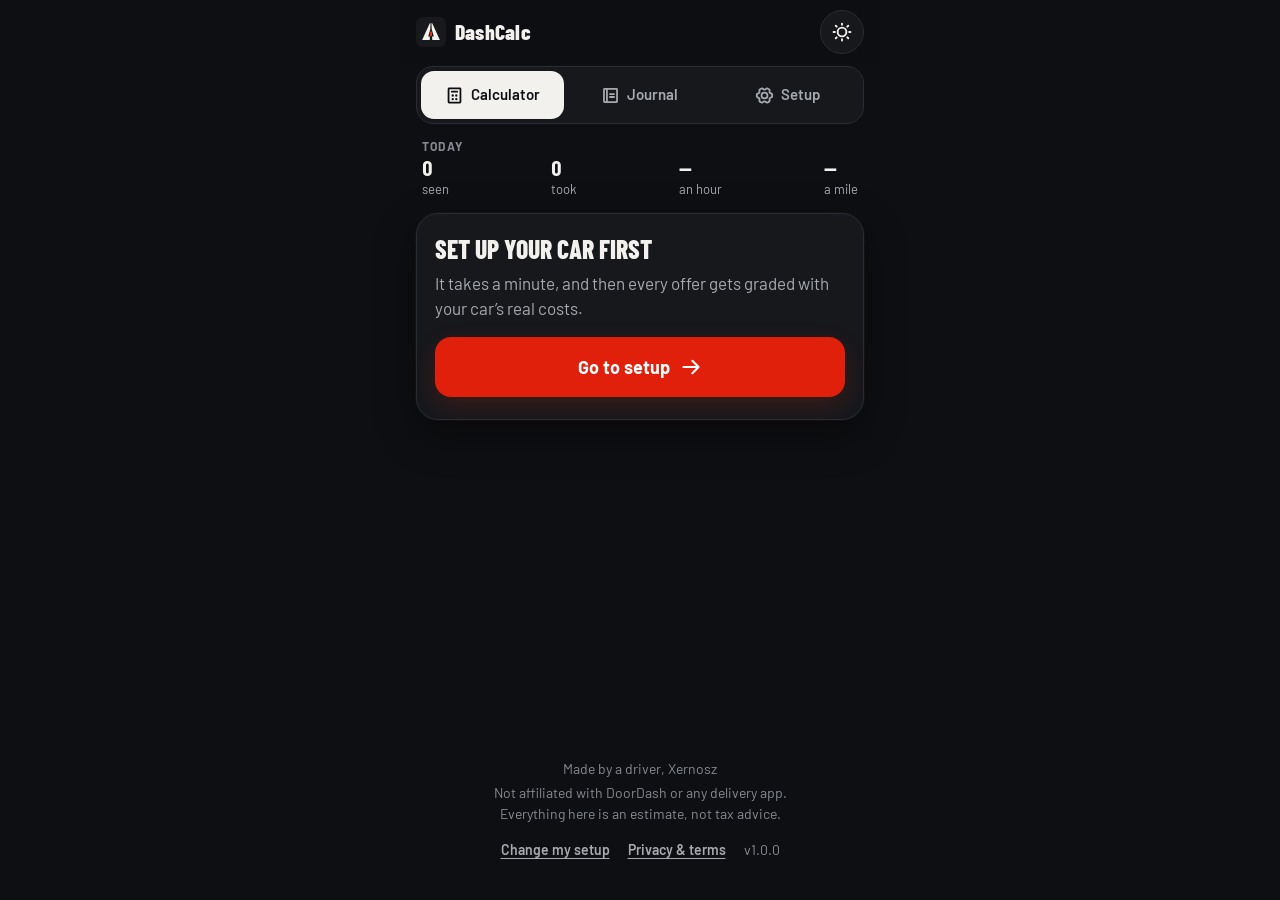
<file: calculator.html>
<!DOCTYPE html>
<html lang="en" data-theme="night">

<head>
  <meta charset="UTF-8">
  <meta http-equiv="Content-Security-Policy" content="default-src 'self'; style-src 'self' 'unsafe-inline'; img-src 'self' https://dashcalc.goatcounter.com; object-src 'none'; base-uri 'none'">
  <meta name="viewport" content="width=device-width, initial-scale=1, viewport-fit=cover">
  <meta name="color-scheme" content="dark">
  <meta name="description" content="Type in a DoorDash offer and see what it really pays after gas, wear, and taxes.">
  <meta name="theme-color" content="#0E0F12">
  <title>Calculator &middot; DashCalc</title>
  <link rel="icon" href="icons/favicon.svg" type="image/svg+xml">
  <link rel="icon" href="icons/favicon.ico" sizes="32x32">
  <link rel="apple-touch-icon" href="icons/apple-touch-icon.png">

  <link rel="preload" href="fonts/barlow-condensed-800.woff2" as="font" type="font/woff2" crossorigin>
  <link rel="preload" href="fonts/barlow-600.woff2" as="font" type="font/woff2" crossorigin>
  <link rel="preload" href="fonts/barlow-400.woff2" as="font" type="font/woff2" crossorigin>
  <link rel="stylesheet" href="tokens.css?v=3">
  <script src="version.js"></script>
  <script src="theme.js?v=3"></script>

  <style>
    html {
      scroll-padding-bottom: 96px;
    }

    @property --fill {
      syntax: "<percentage>";
      inherits: true;
      initial-value: 0%;
    }

    .today {
      display: grid;
      grid-template-columns: repeat(4, auto);
      justify-content: space-between;
      align-items: end;
      gap: 2px 8px;
      padding: 14px 22px 0;
    }

    .today__label {
      grid-column: 1 / -1;
      font-weight: 700;
      font-size: 0.75rem;
      letter-spacing: 0.1em;
      text-transform: uppercase;
      color: var(--text-mute);
    }

    .today__cell {
      display: grid;
      gap: 1px;
    }

    .today__value {
      font: 700 1.35rem/1 var(--font-num);
      font-variant-numeric: tabular-nums;
    }

    .today__value[data-grade] {
      color: var(--g);
    }

    .today__value[data-grade=""] {
      color: var(--text);
    }

    .today__unit {
      font-size: 0.8125rem;
      color: var(--text-dim);
    }

    .content {
      flex: 1;
      display: grid;
      align-content: start;
      gap: 14px;
      padding: 14px 16px 18px;
    }

    #calc-body {
      display: grid;
      gap: 14px;
    }

    #calc-body[hidden] {
      display: none;
    }

    .card {
      background: var(--surface);
      border: 1px solid var(--line);
      border-radius: var(--radius);
    }

    .setup-card {
      display: grid;
      gap: 10px;
      padding: 22px 18px;
      box-shadow: var(--lift);
    }

    .setup-card[hidden] {
      display: none;
    }

    .setup-card h2 {
      font: 800 1.6rem/1 var(--font-num);
      text-transform: uppercase;
    }

    .setup-card p {
      color: var(--text-dim);
    }

    .setup-card .btn {
      margin-top: 6px;
    }

    .cluster {
      padding: 14px 14px 12px;
      box-shadow: var(--lift);
      transition: --fill 420ms var(--ease);
    }

    .cluster__top {
      display: grid;
      grid-template-columns: 132px minmax(0, 1fr);
      gap: 12px;
      align-items: center;
    }

    .gauge {
      position: relative;
      width: 132px;
      aspect-ratio: 1;
    }

    .gauge__zones,
    .gauge__dim {
      position: absolute;
      inset: 0;
      border-radius: 50%;
      -webkit-mask: radial-gradient(farthest-side, transparent calc(100% - 12px), #000 calc(100% - 11px));
      mask: radial-gradient(farthest-side, transparent calc(100% - 12px), #000 calc(100% - 11px));
    }

    .gauge__zones {
      background: conic-gradient(from 225deg,
          var(--grade-f) 0 12.8%, transparent 12.8% 13.4%,
          var(--grade-d) 13.4% 20.3%, transparent 20.3% 20.9%,
          var(--grade-c) 20.9% 27.8%, transparent 27.8% 28.4%,
          var(--grade-b) 28.4% 37.2%, transparent 37.2% 37.8%,
          var(--grade-a) 37.8% 65.3%, transparent 65.3% 65.9%,
          var(--grade-s) 65.9% 75%, transparent 75% 100%);
    }

    .gauge__dim {
      background: conic-gradient(from 225deg,
          transparent 0 calc(var(--fill) * 0.75),
          var(--text) calc(var(--fill) * 0.75) calc(var(--fill) * 0.75 + 1%),
          var(--surface) calc(var(--fill) * 0.75 + 1%) 75%,
          transparent 75% 100%);
      opacity: 0.8;
    }

    .gauge__label {
      position: absolute;
      left: calc(50% + var(--x));
      top: calc(50% + var(--y));
      translate: -50% -50%;
      font: 700 0.875rem/1 var(--font-num);
      color: var(--text-mute);
    }

    .gauge__lbl--f { --x: -41px; --y: 16px; }
    .gauge__lbl--d { --x: -42px; --y: -12px; }
    .gauge__lbl--c { --x: -32px; --y: -30px; }
    .gauge__lbl--b { --x: -13px; --y: -42px; }
    .gauge__lbl--a { --x: 34px; --y: -28px; }
    .gauge__lbl--s { --x: 38px; --y: 21px; }

    .cluster[data-grade="F"] .gauge__lbl--f,
    .cluster[data-grade="D"] .gauge__lbl--d,
    .cluster[data-grade="C"] .gauge__lbl--c,
    .cluster[data-grade="B"] .gauge__lbl--b,
    .cluster[data-grade="A"] .gauge__lbl--a,
    .cluster[data-grade="S"] .gauge__lbl--s {
      color: var(--g);
    }

    .gauge__mid {
      position: absolute;
      inset: 0;
      display: grid;
      place-content: center;
      text-align: center;
      padding-top: 4px;
    }

    .gauge__letter {
      display: block;
      font: 800 3.7rem/0.86 var(--font-num);
      color: var(--g);
    }

    .gauge__word {
      font-size: 0.6875rem;
      font-weight: 700;
      letter-spacing: 0.14em;
      text-transform: uppercase;
      color: var(--text-mute);
    }

    .read {
      min-width: 0;
    }

    .read__big {
      font: 800 clamp(2.9rem, 14vw, 4.2rem)/0.9 var(--font-num);
      font-variant-numeric: tabular-nums;
      color: var(--g);
      white-space: nowrap;
    }

    .read__unit {
      margin-top: 3px;
      font-weight: 600;
      color: var(--text-dim);
    }

    .read__mile {
      display: flex;
      align-items: baseline;
      gap: 5px;
      margin-top: 10px;
      padding-top: 10px;
      border-top: 1px solid var(--line);
      font-weight: 600;
      color: var(--text-dim);
    }

    .read__mile span {
      font: 700 1.55rem/1 var(--font-num);
      font-variant-numeric: tabular-nums;
      color: var(--text);
    }

    .read__mile span[data-grade]:not([data-grade=""]) {
      color: var(--g);
    }

    .call {
      display: flex;
      align-items: center;
      justify-content: center;
      min-height: 52px;
      margin-top: 12px;
      border-radius: 14px;
      background: var(--g-tint);
      color: var(--g);
      font: 800 1.55rem/1 var(--font-num);
      letter-spacing: 0.09em;
      text-transform: uppercase;
      transition: background-color 220ms, color 220ms;
    }

    #verdict[data-grade="S"] .call {
      position: relative;
      overflow: hidden;
      letter-spacing: 0.14em;
    }

    #verdict[data-grade="S"] .call::after {
      content: "";
      position: absolute;
      top: 0;
      bottom: 0;
      left: 0;
      width: 55%;
      background: linear-gradient(100deg, transparent, var(--grade-s-shine), transparent);
      transform: translateX(-180%);
      animation: shine 2600ms ease-in-out infinite;
    }

    @keyframes shine {
      0% {
        transform: translateX(-180%);
      }

      55%,
      100% {
        transform: translateX(320%);
      }
    }

    .pop {
      animation: pop 300ms cubic-bezier(0.2, 1.5, 0.4, 1);
    }

    @keyframes pop {
      from {
        transform: scale(1.3);
        opacity: 0.4;
      }
    }

    .waiting {
      display: grid;
      grid-template-columns: 132px minmax(0, 1fr);
      gap: 12px;
      align-items: center;
    }

    .waiting .gauge__dim {
      background: conic-gradient(from 225deg, var(--surface) 0 75%, transparent 75% 100%);
    }

    .waiting .gauge__letter {
      color: var(--text-mute);
    }

    .waiting__title {
      font: 800 1.6rem/1 var(--font-num);
      text-transform: uppercase;
    }

    .waiting__sub {
      margin-top: 6px;
      color: var(--text-dim);
    }

    .entry-card {
      display: grid;
      gap: 4px;
      padding: 16px;
    }

    .ask__row {
      display: grid;
      grid-template-columns: 1fr 1fr;
      gap: 10px;
    }

    .ask {
      display: grid;
      gap: 6px;
      min-width: 0;
    }

    .ask__label {
      font-weight: 600;
      font-size: 0.9375rem;
      color: var(--text-dim);
    }

    .ask__control {
      display: flex;
      align-items: center;
      gap: 6px;
      min-height: 64px;
      padding: 0 14px;
      border: 1.5px solid var(--line-2);
      border-radius: var(--radius-sm);
      background: var(--raised);
      transition: border-color 150ms, box-shadow 150ms;
    }

    .ask__control:focus-within {
      border-color: var(--red);
      box-shadow: 0 0 0 4px var(--red-tint);
    }

    .ask__sign {
      font: 600 1.4rem/1 var(--font-num);
      color: var(--text-mute);
    }

    .ask__input {
      flex: 1;
      min-width: 0;
      width: 100%;
      border: 0;
      background: none;
      outline: none;
      font: 700 2.1rem/1 var(--font-num);
      font-variant-numeric: tabular-nums;
    }

    .ask__input::placeholder {
      color: var(--text-mute);
      font-weight: 700;
      opacity: 0.8;
    }

    .ask__unit {
      font-weight: 600;
      font-size: 0.9375rem;
      color: var(--text-dim);
    }

    .facts {
      overflow: hidden;
    }

    .cluster[data-grade=""]~.facts {
      display: none;
    }

    .facts__row {
      display: grid;
      grid-template-columns: repeat(3, 1fr);
    }

    .facts__cell {
      display: grid;
      gap: 3px;
      padding: 14px 12px 13px;
    }

    .facts__cell+.facts__cell {
      border-left: 1px solid var(--line);
    }

    .facts__value {
      font: 700 1.6rem/1 var(--font-num);
      font-variant-numeric: tabular-nums;
    }

    .facts__label {
      font-size: 0.875rem;
      color: var(--text-dim);
    }

    .more__sum {
      display: flex;
      align-items: center;
      justify-content: space-between;
      min-height: 52px;
      padding: 0 16px;
      border-top: 1px solid var(--line);
      font-weight: 600;
      color: var(--text-dim);
      list-style: none;
      cursor: pointer;
    }

    .more__sum::-webkit-details-marker {
      display: none;
    }

    .more__sum .icon {
      transition: transform 240ms var(--ease);
    }

    .more[open] .more__sum .icon {
      transform: rotate(180deg);
    }

    .more__body {
      display: grid;
      gap: 10px;
      padding: 2px 16px 16px;
    }

    .math__row {
      display: flex;
      justify-content: space-between;
      align-items: baseline;
      gap: 12px;
    }

    .math__value {
      font: 700 1.3rem/1 var(--font-num);
      font-variant-numeric: tabular-nums;
    }

    .math__value--minus {
      color: var(--text-dim);
    }

    .math__value--minus::before {
      content: "\2212";
    }

    .math__row--total {
      padding-top: 10px;
      border-top: 1.5px dashed var(--line-2);
      font-weight: 700;
    }

    .math__row--total .math__value {
      font-size: 1.65rem;
      color: var(--g);
    }

    .math__note {
      font-size: 0.8125rem;
      line-height: 1.4;
      color: var(--text-mute);
    }

    .carline {
      padding: 0 12px;
      text-align: center;
      font-size: 0.875rem;
      color: var(--text-mute);
    }

    .dock {
      position: sticky;
      bottom: 0;
      z-index: 15;
      display: grid;
      grid-template-columns: 1fr 1.5fr;
      gap: 10px;
      margin: 0 -16px;
      padding: 10px 16px calc(10px + env(safe-area-inset-bottom, 0px));
      background: var(--glass);
      -webkit-backdrop-filter: blur(14px);
      backdrop-filter: blur(14px);
      border-top: 1px solid var(--line);
    }

    .sheet-overlay {
      width: 100%;
      max-width: 480px;
      max-height: 90dvh;
      margin: auto auto 0;
      padding: 0;
      border: 0;
      background: transparent;
      color: var(--text);
      overflow: visible;
    }

    .sheet-overlay::backdrop {
      background: transparent;
      transition: background-color 320ms;
    }

    .sheet-overlay.is-open::backdrop {
      background: var(--backdrop);
    }

    .sheet {
      display: flex;
      flex-direction: column;
      max-height: 90dvh;
      border-radius: 26px 26px 0 0;
      background: var(--surface);
      transform: translateY(100%);
      transition: transform 320ms var(--ease);
    }

    .sheet.is-open {
      transform: none;
    }

    .sheet__grab {
      width: 40px;
      height: 5px;
      margin: 10px auto 0;
      border-radius: 3px;
      background: var(--line-2);
    }

    .sheet__head {
      display: flex;
      align-items: flex-start;
      justify-content: space-between;
      gap: 12px;
      padding: 14px 18px 8px;
    }

    .sheet__title {
      font: 800 1.6rem/1 var(--font-num);
      text-transform: uppercase;
    }

    .sheet__sub {
      margin-top: 3px;
      font-size: 0.9375rem;
      color: var(--text-dim);
    }

    .sheet__close {
      display: grid;
      place-items: center;
      flex: none;
      width: 44px;
      height: 44px;
      border-radius: 50%;
      background: var(--raised);
    }

    .sheet__body {
      display: grid;
      gap: 14px;
      padding: 6px 18px 12px;
      overflow-y: auto;
      overscroll-behavior: contain;
    }

    .quick {
      display: grid;
      gap: 2px;
      padding: 14px 16px;
      border: 1px solid var(--line);
      border-radius: 16px;
      background: var(--raised);
    }

    .quick__label {
      font-size: 0.875rem;
      font-weight: 600;
      color: var(--text-dim);
    }

    .quick__value {
      font: 800 1.9rem/1.05 var(--font-num);
      font-variant-numeric: tabular-nums;
    }

    .quick__note {
      font-size: 0.8125rem;
      color: var(--text-mute);
    }

    .seg {
      display: grid;
      grid-template-columns: 1fr 1fr;
      gap: 4px;
      padding: 4px;
      border: 1px solid var(--line);
      border-radius: 15px;
      background: var(--raised);
    }

    .seg__button {
      min-height: 46px;
      border-radius: 11px;
      font-weight: 700;
      color: var(--text-dim);
    }

    .seg__button--on {
      background: var(--text);
      color: var(--bg);
    }

    .colhead,
    .pay-row {
      display: grid;
      grid-template-columns: 1fr auto;
      align-items: center;
      gap: 12px;
      padding: 0 6px;
    }

    .colhead {
      min-height: 34px;
      border-bottom: 1px solid var(--line);
      font-size: 0.75rem;
      font-weight: 700;
      letter-spacing: 0.06em;
      text-transform: uppercase;
      color: var(--text-mute);
    }

    .list {
      display: grid;
    }

    .pay-row {
      position: relative;
      min-height: 50px;
    }

    .pay-row+.pay-row {
      border-top: 1px solid var(--line);
    }

    .pay-row__miles {
      display: flex;
      align-items: baseline;
      gap: 4px;
      color: var(--text-dim);
      font-weight: 600;
    }

    .pay-row__miles b {
      font: 700 1.35rem/1 var(--font-num);
      color: var(--text);
    }

    .pay-row__miles i {
      font-style: normal;
    }

    .pay-row__pay {
      font: 700 1.45rem/1 var(--font-num);
      font-variant-numeric: tabular-nums;
    }

    .pay-row__cents {
      font-size: 0.8em;
    }

    .pay-row--yours {
      margin: 2px -6px;
      padding: 0 12px;
      border-radius: 12px;
      background: var(--red-tint);
    }

    .pay-row--yours,
    .pay-row--yours+.pay-row {
      border-top: 0;
    }

    .pay-row__flag {
      position: absolute;
      left: 96px;
      font-size: 0.75rem;
      font-weight: 700;
      letter-spacing: 0.06em;
      text-transform: uppercase;
      color: var(--red-ink);
    }

    .pay-row__flag[hidden] {
      display: none;
    }

    .sheet__foot {
      display: grid;
      gap: 10px;
      padding: 12px 18px calc(18px + env(safe-area-inset-bottom, 0px));
      border-top: 1px solid var(--line);
      font-size: 0.875rem;
      color: var(--text-dim);
    }

    .chips {
      display: flex;
      flex-wrap: wrap;
      gap: 6px;
    }

    .chips span {
      padding: 4px 10px;
      border: 1px solid var(--line);
      border-radius: 999px;
      background: var(--raised);
      font-weight: 600;
      font-size: 0.8125rem;
      color: var(--text-dim);
    }
  </style>
</head>

<body>
  <a class="skip" href="#main">Skip to content</a>
  <div class="app">
    <header class="bar">
      <a class="brand" href="index.html" translate="no"><img src="icons/favicon.svg" alt="" width="30" height="30">DashCalc</a>
      <div class="bar__right">
        <button class="chip-btn" id="sheet-open" type="button"><svg class="icon" aria-hidden="true"><use href="icons/ui.svg#table" /></svg>Cheat sheet</button>
        <button class="theme-toggle" type="button" aria-pressed="false" aria-label="Switch to Day">
          <svg class="icon theme-toggle__sun" aria-hidden="true"><use href="icons/ui.svg#sun" /></svg>
          <svg class="icon theme-toggle__moon" aria-hidden="true"><use href="icons/ui.svg#moon" /></svg>
        </button>
      </div>
    </header>

    <nav class="tabs" aria-label="Pages">
      <a class="tab" href="calculator.html" aria-current="page"><svg class="icon" aria-hidden="true"><use href="icons/ui.svg#calculator" /></svg>Calculator</a>
      <a class="tab" href="journal.html"><svg class="icon" aria-hidden="true"><use href="icons/ui.svg#notebook" /></svg>Journal</a>
      <a class="tab" href="setup.html"><svg class="icon" aria-hidden="true"><use href="icons/ui.svg#gear-six" /></svg>Setup</a>
    </nav>

    <section class="today" aria-label="Today">
      <span class="today__label">Today</span>
      <div class="today__cell">
        <span class="today__value" id="today-seen">0</span>
        <span class="today__unit">seen</span>
      </div>
      <div class="today__cell">
        <span class="today__value" id="today-taken">0</span>
        <span class="today__unit">took</span>
      </div>
      <div class="today__cell">
        <span class="today__value" id="today-hourly">&mdash;</span>
        <span class="today__unit">an hour</span>
      </div>
      <div class="today__cell">
        <span class="today__value" id="today-permile">&mdash;</span>
        <span class="today__unit">a mile</span>
      </div>
    </section>

    <main class="content" id="main">
      <h1 class="visually-hidden">Offer calculator</h1>

      <section class="card setup-card" id="no-setup" hidden>
        <h2>Set up your car first</h2>
        <p>It takes a minute, and then every offer gets graded with your car’s real costs.</p>
        <a class="btn btn--go" href="setup.html">Go to setup <svg class="icon" aria-hidden="true"><use href="icons/ui.svg#arrow-right" /></svg></a>
      </section>

      <div id="calc-body">
        <section class="card cluster" id="verdict" data-grade="" style="--fill:0%" aria-label="What this offer pays">
          <div id="verdict-empty">
            <div class="waiting">
              <div class="gauge" aria-hidden="true">
                <div class="gauge__zones"></div>
                <div class="gauge__dim"></div>
                <div class="gauge__mid"><span class="gauge__letter">?</span></div>
              </div>
              <div>
                <p class="waiting__title">Type in an offer</p>
                <p class="waiting__sub">The grade pops up right here.</p>
              </div>
            </div>
          </div>

          <div id="verdict-body" hidden>
            <div class="cluster__top">
              <div class="gauge">
                <div class="gauge__zones" aria-hidden="true"></div>
                <div class="gauge__dim" aria-hidden="true"></div>
                <span class="gauge__label gauge__lbl--f" aria-hidden="true">F</span>
                <span class="gauge__label gauge__lbl--d" aria-hidden="true">D</span>
                <span class="gauge__label gauge__lbl--c" aria-hidden="true">C</span>
                <span class="gauge__label gauge__lbl--b" aria-hidden="true">B</span>
                <span class="gauge__label gauge__lbl--a" aria-hidden="true">A</span>
                <span class="gauge__label gauge__lbl--s" aria-hidden="true">S</span>
                <div class="gauge__mid">
                  <span class="gauge__letter" id="verdict-letter">&mdash;</span>
                  <span class="gauge__word">Grade</span>
                </div>
              </div>
              <div class="read">
                <div class="read__big" id="verdict-hourly">$0.00</div>
                <div class="read__unit">an hour</div>
                <div class="read__mile"><span id="verdict-permile">$0.00</span>a mile</div>
              </div>
            </div>
            <div class="call" id="verdict-call" aria-live="polite" aria-atomic="true">&mdash;</div>
          </div>
        </section>

        <section class="card entry-card" aria-label="The offer">
          <div class="ask__row">
            <div class="ask">
              <label class="ask__label" for="offer-pay">They pay</label>
              <div class="ask__control">
                <span class="ask__sign" aria-hidden="true">$</span>
                <input class="ask__input" id="offer-pay" name="offerPay" type="text" inputmode="decimal" enterkeyhint="next" autocomplete="off" placeholder="0.00">
              </div>
            </div>
            <div class="ask">
              <label class="ask__label" for="offer-miles">Miles</label>
              <div class="ask__control">
                <input class="ask__input" id="offer-miles" name="offerMiles" type="text" inputmode="decimal" enterkeyhint="done" autocomplete="off" placeholder="0.0">
                <span class="ask__unit">mi</span>
              </div>
            </div>
          </div>
          <label class="toggle" for="far-trip">
            <input class="toggle__input visually-hidden" type="checkbox" id="far-trip" name="farTrip">
            <span class="toggle__track" aria-hidden="true"><span class="toggle__thumb"></span></span>
            <span class="toggle__text">
              <span class="toggle__label">Far trip</span>
              <span class="toggle__hint">Counts the drive back to your zone too</span>
            </span>
          </label>
        </section>

        <section class="card facts" aria-label="Where the money goes">
          <div class="facts__row">
            <div class="facts__cell">
              <div class="facts__value" id="fact-keep">&mdash;</div>
              <div class="facts__label">you keep</div>
            </div>
            <div class="facts__cell">
              <div class="facts__value" id="fact-time">&mdash;</div>
              <div class="facts__label">of your time</div>
            </div>
            <div class="facts__cell">
              <div class="facts__value" id="fact-costs">&mdash;</div>
              <div class="facts__label">in costs</div>
            </div>
          </div>
          <details class="more">
            <summary class="more__sum">See the math <svg class="icon" aria-hidden="true"><use href="icons/ui.svg#caret-down" /></svg></summary>
            <div class="more__body">
              <div class="math__row">
                <span class="math__label">They pay you</span>
                <span class="math__value" id="math-pay">&mdash;</span>
              </div>
              <div class="math__row">
                <span class="math__label">Gas</span>
                <span class="math__value math__value--minus" id="math-gas">&mdash;</span>
              </div>
              <div class="math__row">
                <span class="math__label">Wear on your car</span>
                <span class="math__value math__value--minus" id="math-wear">&mdash;</span>
              </div>
              <div class="math__row">
                <span class="math__label">Save for taxes</span>
                <span class="math__value math__value--minus" id="math-tax">&mdash;</span>
              </div>
              <div class="math__row math__row--total">
                <span class="math__label">You keep</span>
                <span class="math__value" id="math-keep">&mdash;</span>
              </div>
              <p class="math__note">Taxes are what to set aside, not what you pay right now. Wear is a rough guess.</p>
            </div>
          </details>
        </section>

        <p class="carline">After gas, wear and taxes, for your car.</p>

        <div class="dock">
          <button class="btn btn--quiet" id="btn-skip" type="button"><svg class="icon" aria-hidden="true"><use href="icons/ui.svg#x" /></svg>Skip it</button>
          <button class="btn btn--go" id="btn-take" type="button"><svg class="icon" aria-hidden="true"><use href="icons/ui.svg#check" /></svg>Take it</button>
        </div>
      </div>
    </main>

    <footer class="credit">
      <span>Made by a driver, Xernosz</span>
      <span>Not affiliated with DoorDash or any delivery app. Everything here is an estimate, not tax advice.</span>
      <div class="credit__links">
        <a class="credit__link" href="setup.html">Change my setup</a>
        <a class="credit__link" href="legal.html">Privacy &amp; terms</a>
        <a class="credit__link credit__link--quiet app-version" href="https://github.com/Xernosz/DashCalc/releases">v0.9.0</a>
      </div>
    </footer>
  </div>

  <dialog class="sheet-overlay" id="sheet-overlay" aria-labelledby="sheet-title">
    <div class="sheet" id="sheet">
      <div class="sheet__grab" aria-hidden="true"></div>
      <div class="sheet__head">
        <div>
          <h2 class="sheet__title" id="sheet-title">Cheat sheet</h2>
          <p class="sheet__sub">The least an offer should pay, for your car</p>
        </div>
        <button class="sheet__close" id="sheet-close" type="button" aria-label="Close"><svg class="icon" aria-hidden="true"><use href="icons/ui.svg#x" /></svg></button>
      </div>
      <div class="sheet__body">
        <div class="quick">
          <div class="quick__label">Easy way to remember</div>
          <div class="quick__value" id="sheet-quick">&mdash;</div>
          <div class="quick__note">Works for your car, your gas, your state</div>
        </div>
        <div class="seg" role="group" aria-label="Which line to show">
          <button class="seg__button seg__button--on" id="seg-good" type="button" aria-pressed="true">Good, $20 an hour</button>
          <button class="seg__button" id="seg-great" type="button" aria-pressed="false">Great, $25 an hour</button>
        </div>
        <div>
          <div class="colhead">
            <span>If it’s this far</span>
            <span>It should pay</span>
          </div>
          <div class="list" id="sheet-list" tabindex="0" role="region" aria-label="What each trip should pay">
            <div class="pay-row" data-miles="1"><div class="pay-row__miles"><b>1</b><i>mile</i></div><div class="pay-row__pay"><span class="pay-row__sign">$</span><span class="pay-row__dollars">&mdash;</span><span class="pay-row__cents"></span></div><span class="pay-row__flag" hidden>Your offer</span></div>
            <div class="pay-row" data-miles="2"><div class="pay-row__miles"><b>2</b><i>miles</i></div><div class="pay-row__pay"><span class="pay-row__sign">$</span><span class="pay-row__dollars">&mdash;</span><span class="pay-row__cents"></span></div><span class="pay-row__flag" hidden>Your offer</span></div>
            <div class="pay-row" data-miles="3"><div class="pay-row__miles"><b>3</b><i>miles</i></div><div class="pay-row__pay"><span class="pay-row__sign">$</span><span class="pay-row__dollars">&mdash;</span><span class="pay-row__cents"></span></div><span class="pay-row__flag" hidden>Your offer</span></div>
            <div class="pay-row" data-miles="4"><div class="pay-row__miles"><b>4</b><i>miles</i></div><div class="pay-row__pay"><span class="pay-row__sign">$</span><span class="pay-row__dollars">&mdash;</span><span class="pay-row__cents"></span></div><span class="pay-row__flag" hidden>Your offer</span></div>
            <div class="pay-row" data-miles="5"><div class="pay-row__miles"><b>5</b><i>miles</i></div><div class="pay-row__pay"><span class="pay-row__sign">$</span><span class="pay-row__dollars">&mdash;</span><span class="pay-row__cents"></span></div><span class="pay-row__flag" hidden>Your offer</span></div>
            <div class="pay-row" data-miles="6"><div class="pay-row__miles"><b>6</b><i>miles</i></div><div class="pay-row__pay"><span class="pay-row__sign">$</span><span class="pay-row__dollars">&mdash;</span><span class="pay-row__cents"></span></div><span class="pay-row__flag" hidden>Your offer</span></div>
            <div class="pay-row" data-miles="7"><div class="pay-row__miles"><b>7</b><i>miles</i></div><div class="pay-row__pay"><span class="pay-row__sign">$</span><span class="pay-row__dollars">&mdash;</span><span class="pay-row__cents"></span></div><span class="pay-row__flag" hidden>Your offer</span></div>
            <div class="pay-row" data-miles="8"><div class="pay-row__miles"><b>8</b><i>miles</i></div><div class="pay-row__pay"><span class="pay-row__sign">$</span><span class="pay-row__dollars">&mdash;</span><span class="pay-row__cents"></span></div><span class="pay-row__flag" hidden>Your offer</span></div>
            <div class="pay-row" data-miles="9"><div class="pay-row__miles"><b>9</b><i>miles</i></div><div class="pay-row__pay"><span class="pay-row__sign">$</span><span class="pay-row__dollars">&mdash;</span><span class="pay-row__cents"></span></div><span class="pay-row__flag" hidden>Your offer</span></div>
            <div class="pay-row" data-miles="10"><div class="pay-row__miles"><b>10</b><i>miles</i></div><div class="pay-row__pay"><span class="pay-row__sign">$</span><span class="pay-row__dollars">&mdash;</span><span class="pay-row__cents"></span></div><span class="pay-row__flag" hidden>Your offer</span></div>
            <div class="pay-row" data-miles="11"><div class="pay-row__miles"><b>11</b><i>miles</i></div><div class="pay-row__pay"><span class="pay-row__sign">$</span><span class="pay-row__dollars">&mdash;</span><span class="pay-row__cents"></span></div><span class="pay-row__flag" hidden>Your offer</span></div>
            <div class="pay-row" data-miles="12"><div class="pay-row__miles"><b>12</b><i>miles</i></div><div class="pay-row__pay"><span class="pay-row__sign">$</span><span class="pay-row__dollars">&mdash;</span><span class="pay-row__cents"></span></div><span class="pay-row__flag" hidden>Your offer</span></div>
            <div class="pay-row" data-miles="13"><div class="pay-row__miles"><b>13</b><i>miles</i></div><div class="pay-row__pay"><span class="pay-row__sign">$</span><span class="pay-row__dollars">&mdash;</span><span class="pay-row__cents"></span></div><span class="pay-row__flag" hidden>Your offer</span></div>
            <div class="pay-row" data-miles="14"><div class="pay-row__miles"><b>14</b><i>miles</i></div><div class="pay-row__pay"><span class="pay-row__sign">$</span><span class="pay-row__dollars">&mdash;</span><span class="pay-row__cents"></span></div><span class="pay-row__flag" hidden>Your offer</span></div>
            <div class="pay-row" data-miles="15"><div class="pay-row__miles"><b>15</b><i>miles</i></div><div class="pay-row__pay"><span class="pay-row__sign">$</span><span class="pay-row__dollars">&mdash;</span><span class="pay-row__cents"></span></div><span class="pay-row__flag" hidden>Your offer</span></div>
          </div>
        </div>
      </div>
      <div class="sheet__foot">
        <span>Pay less than this and you’re below the line you picked, once gas, wear and taxes come out.</span>
        <div class="chips" id="sheet-chips">
          <span>&mdash; mpg</span>
          <span>&mdash; /gal</span>
          <span>&mdash;</span>
          <span>&mdash; min wait</span>
          <span>&mdash; mph</span>
        </div>
      </div>
    </div>
  </dialog>

  <script src="counter.js?v=3"></script>
  <script src="shared.js?v=3"></script>
  <script src="offers.js?v=3"></script>
  <script src="calculator.js?v=3"></script>
</body>

</html>
</file>
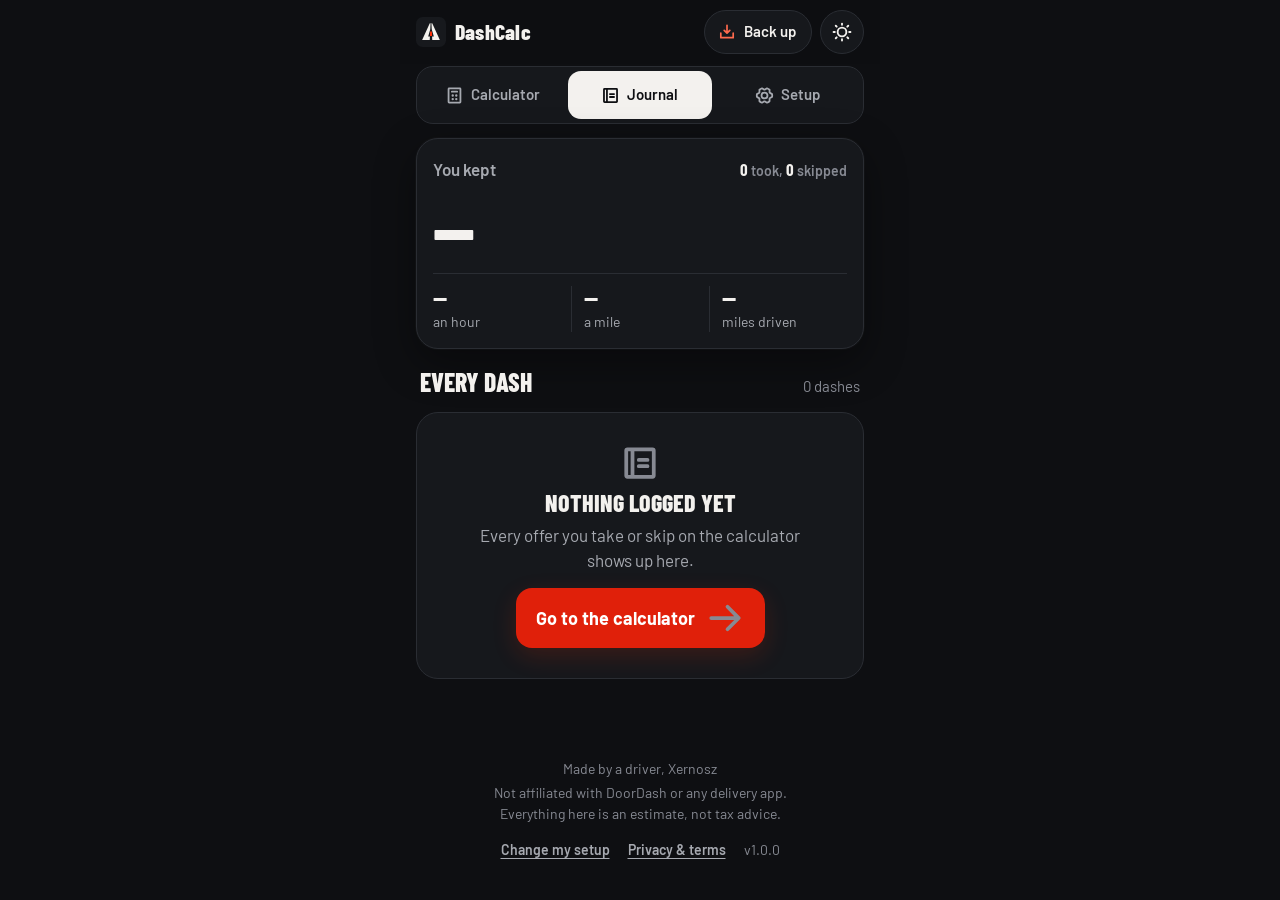
<file: journal.html>
<!DOCTYPE html>
<html lang="en" data-theme="night">

<head>
  <meta charset="UTF-8">
  <meta http-equiv="Content-Security-Policy" content="default-src 'self'; style-src 'self' 'unsafe-inline'; img-src 'self' https://dashcalc.goatcounter.com; object-src 'none'; base-uri 'none'">
  <meta name="viewport" content="width=device-width, initial-scale=1, viewport-fit=cover">
  <meta name="color-scheme" content="dark">
  <meta name="description" content="Every dash you took or skipped, and what it really paid.">
  <meta name="theme-color" content="#0E0F12">
  <title>Journal &middot; DashCalc</title>
  <link rel="icon" href="icons/favicon.svg" type="image/svg+xml">
  <link rel="icon" href="icons/favicon.ico" sizes="32x32">
  <link rel="apple-touch-icon" href="icons/apple-touch-icon.png">

  <link rel="preload" href="fonts/barlow-condensed-800.woff2" as="font" type="font/woff2" crossorigin>
  <link rel="preload" href="fonts/barlow-600.woff2" as="font" type="font/woff2" crossorigin>
  <link rel="preload" href="fonts/barlow-400.woff2" as="font" type="font/woff2" crossorigin>
  <link rel="stylesheet" href="tokens.css?v=3">
  <script src="version.js"></script>
  <script src="theme.js?v=3"></script>

  <style>
    .content {
      flex: 1;
      display: grid;
      align-content: start;
      gap: 14px;
      padding: 14px 16px 18px;
    }

    .card {
      background: var(--surface);
      border: 1px solid var(--line);
      border-radius: var(--radius);
    }

    .kept {
      display: grid;
      gap: 14px;
      padding: 18px 16px 16px;
      box-shadow: var(--lift);
    }

    .kept__label {
      display: flex;
      justify-content: space-between;
      align-items: baseline;
      gap: 12px;
      font-weight: 600;
      color: var(--text-dim);
    }

    .kept__count {
      font-size: 0.875rem;
      color: var(--text-mute);
    }

    .kept__count b {
      font: 700 1.05rem/1 var(--font-num);
      color: var(--text);
    }

    .kept__big {
      font: 800 clamp(3.2rem, 16vw, 4.4rem)/0.9 var(--font-num);
      font-variant-numeric: tabular-nums;
    }

    .rates {
      display: grid;
      grid-template-columns: repeat(3, 1fr);
      padding-top: 12px;
      border-top: 1px solid var(--line);
    }

    .rate {
      display: grid;
      gap: 2px;
    }

    .rate+.rate {
      padding-left: 12px;
      border-left: 1px solid var(--line);
    }

    .rate b {
      font: 700 1.5rem/1 var(--font-num);
      font-variant-numeric: tabular-nums;
    }

    .rate b[data-grade]:not([data-grade=""]) {
      color: var(--g);
    }

    .rate span {
      font-size: 0.875rem;
      color: var(--text-dim);
    }

    .strip {
      display: grid;
      gap: 8px;
    }

    .strip:has(#grade-strip:empty) {
      display: none;
    }

    .strip__label {
      font-size: 0.875rem;
      font-weight: 600;
      color: var(--text-dim);
    }

    .strip__row {
      display: flex;
      flex-wrap: wrap;
      gap: 6px;
    }

    .strip__chip {
      display: grid;
      place-items: center;
      width: 36px;
      height: 36px;
      border: 1.5px solid transparent;
      border-radius: 10px;
      background: var(--g-tint);
      color: var(--g);
      font: 800 1.2rem/1 var(--font-num);
    }

    .strip__chip--skipped {
      border: 1.5px dashed var(--line-2);
      background: none;
      color: var(--text-mute);
    }

    .strip__key {
      font-size: 0.8125rem;
      color: var(--text-mute);
    }

    .listhead {
      display: flex;
      justify-content: space-between;
      align-items: baseline;
      padding: 6px 4px 0;
    }

    .listhead__title {
      font: 800 1.6rem/1 var(--font-num);
      text-transform: uppercase;
    }

    .listhead__count {
      font-size: 0.9375rem;
      color: var(--text-mute);
    }

    .rows {
      overflow: hidden;
    }

    .blank {
      display: grid;
      justify-items: center;
      gap: 8px;
      padding: 30px 20px;
      text-align: center;
    }

    .blank[hidden],
    #entry-blank[hidden] {
      display: none;
    }

    .blank .icon {
      width: 40px;
      height: 40px;
      color: var(--text-mute);
    }

    .blank__title {
      font: 800 1.5rem/1 var(--font-num);
      text-transform: uppercase;
    }

    .blank__sub {
      max-width: 22rem;
      color: var(--text-dim);
    }

    .blank .btn {
      margin-top: 8px;
    }

    .entry-day {
      padding: 10px 16px 8px;
      background: var(--raised);
      border-bottom: 1px solid var(--line);
      font-size: 0.75rem;
      font-weight: 700;
      letter-spacing: 0.1em;
      text-transform: uppercase;
      color: var(--text-mute);
    }

    .entry+.entry-day {
      border-top: 1px solid var(--line);
    }

    .entry {
      display: grid;
      grid-template-columns: 46px minmax(0, 1fr) 44px;
      gap: 12px;
      align-items: start;
      padding: 14px 8px 14px 14px;
    }

    .entry+.entry {
      border-top: 1px solid var(--line);
    }

    .entry__grade {
      display: grid;
      place-items: center;
      width: 46px;
      height: 46px;
      border-radius: 13px;
      background: var(--g-tint);
      color: var(--g);
      font: 800 1.6rem/1 var(--font-num);
    }

    .entry__main {
      display: grid;
      gap: 3px;
      min-width: 0;
    }

    .entry__top {
      display: flex;
      align-items: baseline;
      gap: 10px;
    }

    .entry__pay,
    .entry__miles {
      border-bottom: 1.5px dashed var(--line-2);
      border-radius: 2px;
      font-variant-numeric: tabular-nums;
      outline: none;
      cursor: text;
    }

    .entry__pay {
      font: 700 1.6rem/1.05 var(--font-num);
    }

    .entry__miles {
      font: 600 1.2rem/1.05 var(--font-num);
      color: var(--text-dim);
    }

    .entry__pay:focus,
    .entry__miles:focus {
      border-bottom-style: solid;
      border-bottom-color: var(--red);
      background: var(--red-tint);
    }

    .entry__rates {
      display: flex;
      flex-wrap: wrap;
      gap: 0 6px;
      font-size: 0.9375rem;
      font-weight: 600;
    }

    .entry__rate:first-child {
      color: var(--g);
    }

    .entry__rate+.entry__rate {
      color: var(--text-dim);
    }

    .entry__rate+.entry__rate::before {
      content: "and ";
      color: var(--text-mute);
      font-weight: 400;
    }

    .entry__meta {
      display: flex;
      flex-wrap: wrap;
      align-items: center;
      gap: 6px 8px;
      font-size: 0.875rem;
      color: var(--text-mute);
    }

    .entry__tag {
      padding: 2px 8px;
      border-radius: 999px;
      font-size: 0.75rem;
      font-weight: 700;
      letter-spacing: 0.04em;
      text-transform: uppercase;
    }

    .entry__tag--took {
      background: var(--grade-a-tint);
      color: var(--grade-a);
    }

    .entry__tag--skipped {
      border: 1px solid var(--line);
      background: var(--raised);
      color: var(--text-dim);
    }

    .entry__tag--far {
      background: var(--red-tint);
      color: var(--red-ink);
    }

    .entry__del {
      display: grid;
      place-items: center;
      width: 44px;
      height: 44px;
      border-radius: 12px;
      color: var(--text-mute);
    }

    .entry__del .icon {
      width: 20px;
      height: 20px;
    }

    .entry__del:active {
      background: var(--raised);
    }

    .undo {
      position: fixed;
      left: 50%;
      bottom: calc(24px + env(safe-area-inset-bottom, 0px));
      z-index: 40;
      display: flex;
      align-items: center;
      gap: 14px;
      padding: 8px 8px 8px 18px;
      border-radius: 16px;
      background: var(--text);
      color: var(--bg);
      font-weight: 600;
      white-space: nowrap;
      box-shadow: var(--lift);
      translate: -50% 0;
    }

    .undo[hidden] {
      display: none;
    }

    .undo__btn {
      display: inline-flex;
      align-items: center;
      gap: 6px;
      min-height: 44px;
      padding: 0 14px;
      border-radius: 12px;
      background: color-mix(in srgb, var(--bg) 16%, transparent);
      color: var(--bg);
      font-weight: 700;
    }

    .undo__btn .icon {
      width: 18px;
      height: 18px;
    }

    @media (prefers-reduced-motion: no-preference) {
      .undo--timing {
        animation: undo-out var(--undo-time, 8s) forwards;
      }

      .undo--timing::after {
        content: "";
        position: absolute;
        left: 16px;
        right: 16px;
        bottom: 0;
        height: 3px;
        border-radius: 3px 3px 0 0;
        background: var(--red);
        animation: undo-drain var(--undo-time, 8s) linear forwards;
      }

      .undo--timing .undo__text {
        animation: undo-fade var(--undo-time, 8s) ease-in forwards;
      }
    }

    @keyframes undo-drain {
      95%, 100% { transform: scaleX(0); }
    }

    @keyframes undo-fade {
      95%, 100% { opacity: 0.1; }
    }

    @keyframes undo-out {
      0%, 95% { transform: scale(1); opacity: 1; animation-timing-function: ease-out; }
      96.5% { transform: scale(1.07); opacity: 1; animation-timing-function: cubic-bezier(0.5, 0, 0.9, 0.4); }
      100% { transform: scale(0.2, 0.1); opacity: 0; }
    }

    .backup-overlay {
      width: 100%;
      max-width: 480px;
      max-height: 90dvh;
      margin: auto auto 0;
      padding: 0;
      border: 0;
      background: transparent;
      color: var(--text);
      overflow: visible;
    }

    .backup-overlay::backdrop {
      background: transparent;
      transition: background-color 320ms;
    }

    .backup-overlay.is-open::backdrop {
      background: var(--backdrop);
    }

    .backup {
      display: grid;
      gap: 16px;
      max-height: 90dvh;
      overflow-y: auto;
      overscroll-behavior: contain;
      padding: 0 18px calc(22px + env(safe-area-inset-bottom, 0px));
      border-radius: 26px 26px 0 0;
      background: var(--surface);
      transform: translateY(100%);
      transition: transform 320ms var(--ease);
    }

    .backup.is-open {
      transform: none;
    }

    .backup__grab {
      width: 40px;
      height: 5px;
      margin: 10px auto 0;
      border-radius: 3px;
      background: var(--line-2);
    }

    .backup__head {
      display: flex;
      align-items: flex-start;
      justify-content: space-between;
      gap: 12px;
    }

    .backup__title {
      font: 800 1.6rem/1 var(--font-num);
      text-transform: uppercase;
    }

    .backup__close {
      display: grid;
      place-items: center;
      flex: none;
      width: 44px;
      height: 44px;
      border-radius: 50%;
      background: var(--raised);
    }

    .backup__section {
      display: grid;
      gap: 10px;
    }

    .backup__label {
      font-weight: 700;
      font-size: 1.0625rem;
    }

    .backup__hint {
      font-size: 0.9375rem;
      color: var(--text-dim);
    }

    .backup__choice {
      position: relative;
      display: grid;
      grid-template-columns: 40px 1fr;
      gap: 2px 12px;
      align-items: center;
      min-height: 72px;
      padding: 12px 14px;
      border: 1px solid var(--line);
      border-radius: 16px;
      background: var(--raised);
      text-align: left;
      cursor: pointer;
    }

    .backup__choice>.icon {
      grid-row: span 2;
      width: 40px;
      height: 40px;
      padding: 9px;
      border: 1px solid var(--line);
      border-radius: 12px;
      background: var(--surface);
      color: var(--red-ink);
    }

    .backup__choice:active {
      transform: scale(0.99);
    }

    .backup__choice:has(:focus-visible) {
      outline: 3px solid var(--text);
      outline-offset: 3px;
    }

    .backup__choice-title {
      font-weight: 700;
    }

    .backup__choice-sub {
      font-size: 0.875rem;
      color: var(--text-dim);
    }

    .backup__status {
      font-weight: 600;
    }

    .backup__status:empty {
      display: none;
    }

    .backup__status--good {
      color: var(--grade-a);
    }

    .backup__status--bad {
      color: var(--grade-f);
    }
  </style>
</head>

<body>
  <a class="skip" href="#main">Skip to content</a>
  <div class="app">
    <header class="bar">
      <a class="brand" href="index.html" translate="no"><img src="icons/favicon.svg" alt="" width="30" height="30">DashCalc</a>
      <div class="bar__right">
        <button class="chip-btn" id="backup-open" type="button"><svg class="icon" aria-hidden="true"><use href="icons/ui.svg#download-simple" /></svg>Back up</button>
        <button class="theme-toggle" type="button" aria-pressed="false" aria-label="Switch to Day">
          <svg class="icon theme-toggle__sun" aria-hidden="true"><use href="icons/ui.svg#sun" /></svg>
          <svg class="icon theme-toggle__moon" aria-hidden="true"><use href="icons/ui.svg#moon" /></svg>
        </button>
      </div>
    </header>

    <nav class="tabs" aria-label="Pages">
      <a class="tab" href="calculator.html"><svg class="icon" aria-hidden="true"><use href="icons/ui.svg#calculator" /></svg>Calculator</a>
      <a class="tab" href="journal.html" aria-current="page"><svg class="icon" aria-hidden="true"><use href="icons/ui.svg#notebook" /></svg>Journal</a>
      <a class="tab" href="setup.html"><svg class="icon" aria-hidden="true"><use href="icons/ui.svg#gear-six" /></svg>Setup</a>
    </nav>

    <main class="content" id="main">
      <h1 class="visually-hidden">Your journal</h1>

      <section class="card kept" aria-label="Your totals">
        <div class="kept__label">
          <span>You kept</span>
          <span class="kept__count"><b id="sum-took">0</b> took, <b id="sum-skipped">0</b> skipped</span>
        </div>
        <div class="kept__big" id="sum-kept">&mdash;</div>
        <div class="rates">
          <div class="rate"><b id="sum-hourly" data-grade="">&mdash;</b><span>an hour</span></div>
          <div class="rate"><b id="sum-permile" data-grade="">&mdash;</b><span>a mile</span></div>
          <div class="rate"><b id="sum-miles">&mdash;</b><span>miles driven</span></div>
        </div>
        <div class="strip">
          <span class="strip__label">Your last offers</span>
          <div class="strip__row" id="grade-strip"></div>
          <span class="strip__key">Filled means you took it. Dashed means you skipped it.</span>
        </div>
      </section>

      <div class="listhead">
        <h2 class="listhead__title">Every dash</h2>
        <span class="listhead__count" id="entry-count"></span>
      </div>

      <section class="card rows">
        <div id="entry-blank">
          <div class="blank">
            <svg class="icon" aria-hidden="true"><use href="icons/ui.svg#notebook" /></svg>
            <span class="blank__title">Nothing logged yet</span>
            <span class="blank__sub">Every offer you take or skip on the calculator shows up here.</span>
            <a class="btn btn--go" href="calculator.html">Go to the calculator <svg class="icon" aria-hidden="true"><use href="icons/ui.svg#arrow-right" /></svg></a>
          </div>
        </div>
        <div id="entry-list"></div>
      </section>
    </main>

    <div class="undo" id="undo-bar" hidden role="status" aria-live="polite">
      <span class="undo__text">Dash deleted</span>
      <button class="undo__btn" id="undo-btn" type="button"><svg class="icon" aria-hidden="true"><use href="icons/ui.svg#arrow-counter-clockwise" /></svg>Undo</button>
    </div>

    <footer class="credit">
      <span>Made by a driver, Xernosz</span>
      <span>Not affiliated with DoorDash or any delivery app. Everything here is an estimate, not tax advice.</span>
      <div class="credit__links">
        <a class="credit__link" href="setup.html">Change my setup</a>
        <a class="credit__link" href="legal.html">Privacy &amp; terms</a>
        <a class="credit__link credit__link--quiet app-version" href="https://github.com/Xernosz/DashCalc/releases">v0.9.0</a>
      </div>
    </footer>
  </div>

  <dialog class="backup-overlay" id="backup-overlay" aria-labelledby="backup-title">
    <div class="backup" id="backup">
      <div class="backup__grab" aria-hidden="true"></div>
      <div class="backup__head">
        <h2 class="backup__title" id="backup-title">Back up your journal</h2>
        <button class="backup__close" id="backup-close" type="button" aria-label="Close"><svg class="icon" aria-hidden="true"><use href="icons/ui.svg#x" /></svg></button>
      </div>
      <section class="backup__section">
        <h3 class="backup__label">Save a copy</h3>
        <p class="backup__hint">Keep your dashes and car setup somewhere safe.</p>
        <button class="backup__choice" id="backup-json" type="button">
          <svg class="icon" aria-hidden="true"><use href="icons/ui.svg#download-simple" /></svg>
          <span class="backup__choice-title">Backup file</span>
          <span class="backup__choice-sub">Put it back into DashCalc later on.</span>
        </button>
        <button class="backup__choice" id="backup-csv" type="button">
          <svg class="icon" aria-hidden="true"><use href="icons/ui.svg#table" /></svg>
          <span class="backup__choice-title">Spreadsheet</span>
          <span class="backup__choice-sub">Opens in Excel or Google Sheets. Good for taxes. Can’t be put back.</span>
        </button>
      </section>
      <section class="backup__section">
        <h3 class="backup__label">Bring one back</h3>
        <p class="backup__hint">Adds dashes from your file that aren’t here yet. Nothing gets deleted. Your car setup only comes back if this phone doesn’t have one yet.</p>
        <label class="backup__choice" for="restore-input">
          <svg class="icon" aria-hidden="true"><use href="icons/ui.svg#upload-simple" /></svg>
          <span class="backup__choice-title">Choose a backup file</span>
          <span class="backup__choice-sub">Pick a file you saved with Backup file.</span>
          <input class="visually-hidden" id="restore-input" type="file" accept=".json,application/json">
        </label>
        <p class="backup__status" id="restore-status" role="status" aria-live="polite"></p>
      </section>
    </div>
  </dialog>

  <script src="counter.js?v=3"></script>
  <script src="shared.js?v=3"></script>
  <script src="offers.js?v=3"></script>
  <script src="journal.js?v=4"></script>
</body>

</html>
</file>
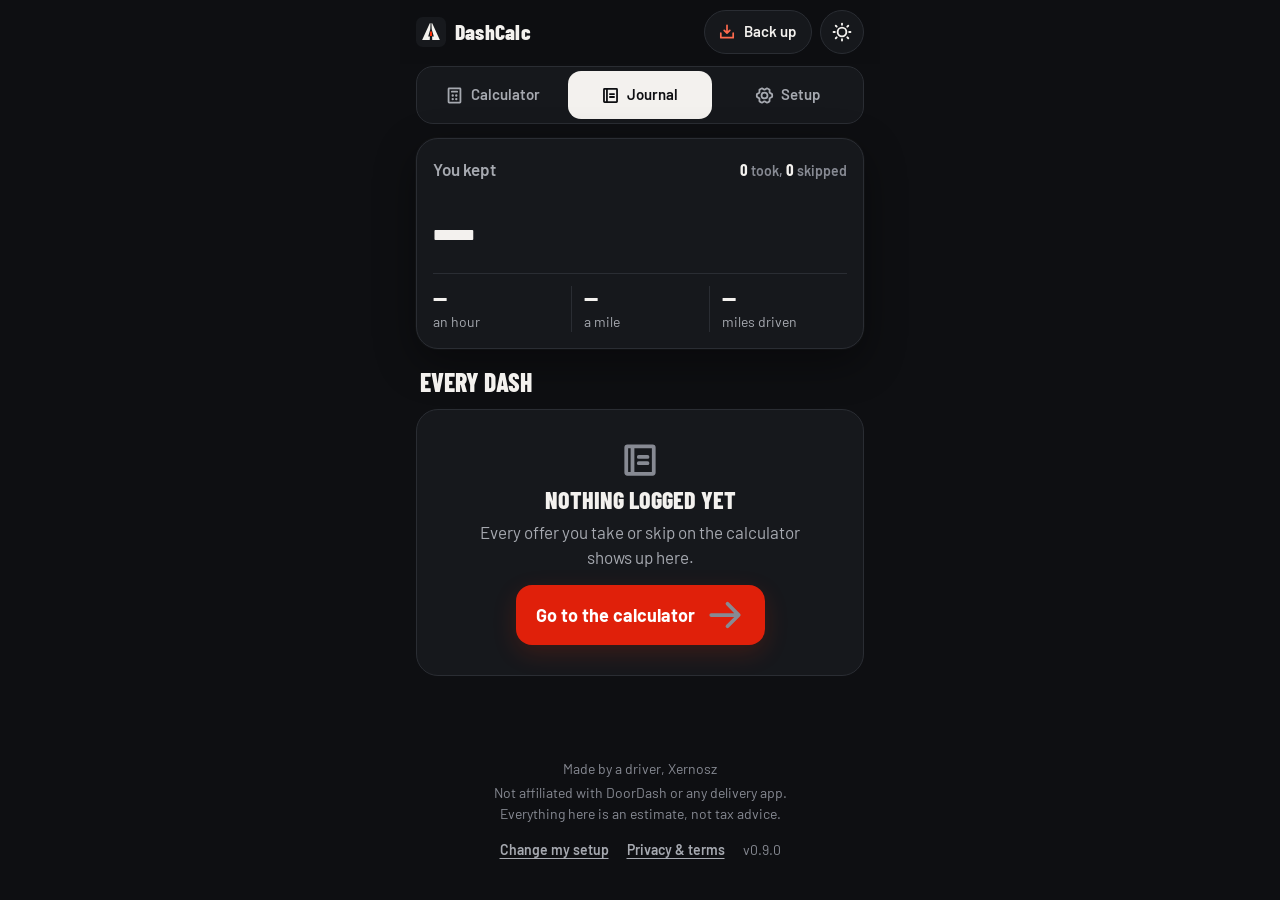
<file: ledger.html>
<!DOCTYPE html>
<html lang="en">

<head>
  <meta charset="UTF-8">
  <meta http-equiv="refresh" content="0; url=journal.html">
  <meta name="robots" content="noindex">
  <title>Journal &middot; DashCalc</title>
</head>

<body>
  <p><a href="journal.html">Your journal moved here.</a></p>
</body>

</html>
</file>
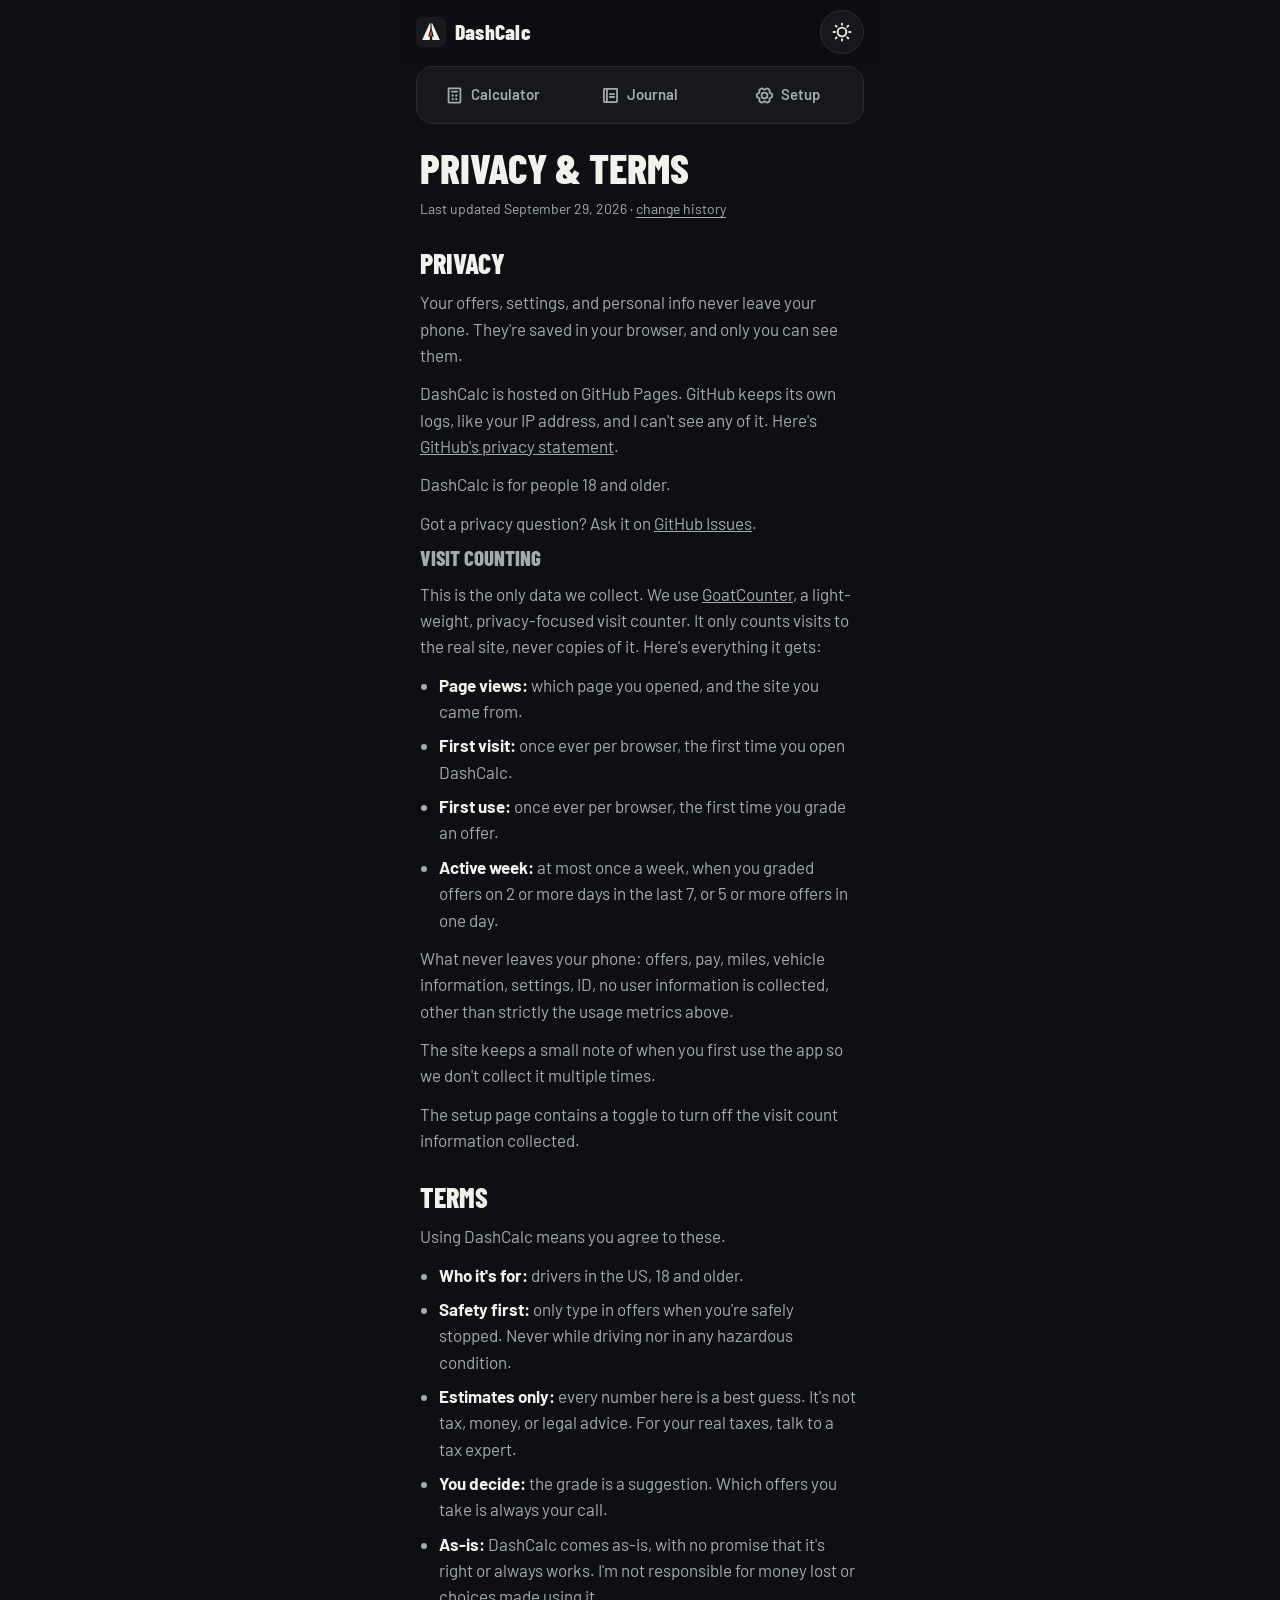
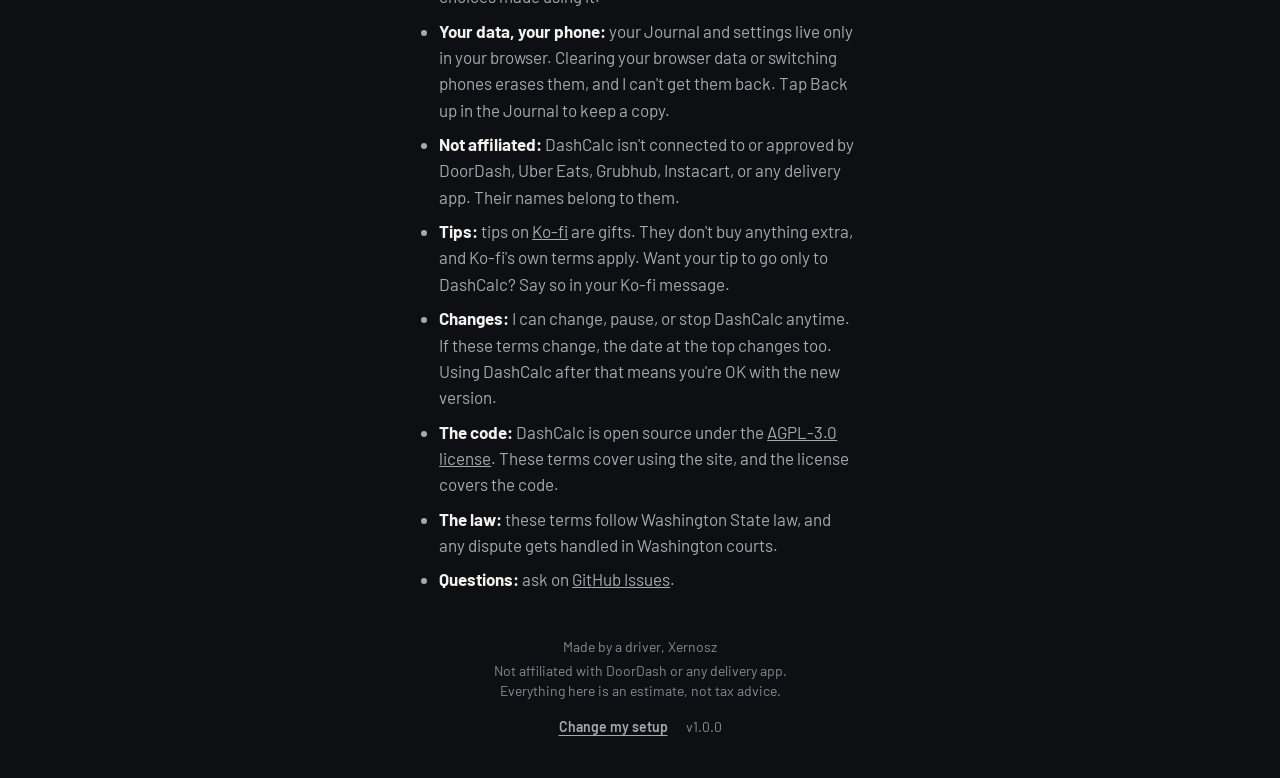
<file: legal.html>
<!DOCTYPE html>
<html lang="en" data-theme="night">

<head>
  <meta charset="UTF-8">
  <meta http-equiv="Content-Security-Policy"
    content="default-src 'self'; style-src 'self' 'unsafe-inline'; img-src 'self' https://dashcalc.goatcounter.com; object-src 'none'; base-uri 'none'">
  <meta name="viewport" content="width=device-width, initial-scale=1, viewport-fit=cover">
  <meta name="color-scheme" content="dark">
  <meta name="description" content="What DashCalc keeps, what it counts, and the rules for using it.">
  <meta name="theme-color" content="#0E0F12">
  <title>Privacy &amp; terms &middot; DashCalc</title>
  <link rel="icon" href="icons/favicon.svg" type="image/svg+xml">
  <link rel="icon" href="icons/favicon.ico" sizes="32x32">
  <link rel="apple-touch-icon" href="icons/apple-touch-icon.png">

  <link rel="preload" href="fonts/barlow-condensed-800.woff2" as="font" type="font/woff2" crossorigin>
  <link rel="preload" href="fonts/barlow-600.woff2" as="font" type="font/woff2" crossorigin>
  <link rel="preload" href="fonts/barlow-400.woff2" as="font" type="font/woff2" crossorigin>
  <link rel="stylesheet" href="tokens.css?v=3">
  <script src="version.js"></script>
  <script src="theme.js?v=3"></script>

  <style>
    .legal {
      flex: 1;
      display: grid;
      align-content: start;
      gap: 30px;
      padding: 24px 20px 36px;
    }

    .legal__top {
      display: grid;
      gap: 10px;
    }

    .legal h1 {
      font: 800 2.6rem/0.95 var(--font-num);
      text-transform: uppercase;
    }

    .legal__updated {
      font-size: 0.875rem;
      color: var(--text-mute);
    }

    .legal__updated a {
      text-underline-offset: 3px;
    }

    .legal section {
      display: grid;
      gap: 12px;
      scroll-margin-top: 84px;
    }

    .legal h2 {
      font: 800 1.75rem/1 var(--font-num);
      text-transform: uppercase;
    }

    .legal h3 {
      font: 800 1.3rem/1 var(--font-num);
      text-transform: uppercase;
      color: var(--text-dim);
    }

    .legal p {
      max-width: 34rem;
      line-height: 1.55;
      color: var(--text-dim);
    }

    .legal ul {
      max-width: 34rem;
      display: grid;
      gap: 8px;
      padding-left: 1.2rem;
      line-height: 1.55;
      color: var(--text-dim);
    }

    .legal strong {
      color: var(--text);
    }

    .legal .todo {
      padding: 14px 16px;
      border: 1.5px dashed var(--line-2);
      border-radius: var(--radius-sm);
      color: var(--text-mute);
    }
  </style>
</head>

<body>
  <a class="skip" href="#main">Skip to content</a>
  <div class="app">
    <header class="bar">
      <a class="brand" href="index.html" translate="no"><img src="icons/favicon.svg" alt="" width="30"
          height="30">DashCalc</a>
      <div class="bar__right">
        <button class="theme-toggle" type="button" aria-pressed="false" aria-label="Switch to Day">
          <svg class="icon theme-toggle__sun" aria-hidden="true">
            <use href="icons/ui.svg#sun" />
          </svg>
          <svg class="icon theme-toggle__moon" aria-hidden="true">
            <use href="icons/ui.svg#moon" />
          </svg>
        </button>
      </div>
    </header>

    <nav class="tabs" aria-label="Pages">
      <a class="tab" href="calculator.html"><svg class="icon" aria-hidden="true">
          <use href="icons/ui.svg#calculator" />
        </svg>Calculator</a>
      <a class="tab" href="journal.html"><svg class="icon" aria-hidden="true">
          <use href="icons/ui.svg#notebook" />
        </svg>Journal</a>
      <a class="tab" href="setup.html"><svg class="icon" aria-hidden="true">
          <use href="icons/ui.svg#gear-six" />
        </svg>Setup</a>
    </nav>

    <main class="legal" id="main">
      <div class="legal__top">
        <h1>Privacy &amp; terms</h1>
        <p class="legal__updated">Last updated <time datetime="2026-09-29">September 29, 2026</time> · <a
            href="https://github.com/Xernosz/DashCalc/commits/main/legal.html">change history</a></p>
      </div>

      <section id="privacy" aria-labelledby="privacy-title">
        <h2 id="privacy-title">Privacy</h2>
        <p>Your offers, settings, and personal info never leave your phone. They're saved in your browser, and only you
          can see them.</p>
        <p>DashCalc is hosted on GitHub Pages. GitHub keeps its own logs, like your IP address, and I can't see any of
          it. Here's <a
            href="https://docs.github.com/en/site-policy/privacy-policies/github-general-privacy-statement">GitHub's
            privacy statement</a>.</p>
        <p>DashCalc is for people 18 and older.</p>
        <p>Got a privacy question? Ask it on <a href="https://github.com/Xernosz/DashCalc/issues">GitHub Issues</a>.</p>

        <section id="counting" aria-labelledby="counting-title">
          <h3 id="counting-title">Visit counting</h3>
          <p>This is the only data we collect. We use <a href="https://www.goatcounter.com">GoatCounter</a>, a
            light-weight, privacy-focused visit counter. It only counts visits to the real site, never copies of it.
            Here's everything it gets:</p>
          <ul>
            <li><strong>Page views:</strong> which page you opened, and the site you came from.</li>
            <li><strong>First visit:</strong> once ever per browser, the first time you open DashCalc.</li>
            <li><strong>First use:</strong> once ever per browser, the first time you grade an offer.</li>
            <li><strong>Active week:</strong> at most once a week, when you graded offers on 2 or more days in the last
              7, or 5 or more offers in one day.</li>
          </ul>
          <p>What never leaves your phone: offers, pay, miles, vehicle information, settings, ID, no user
            information is collected, other than strictly the usage metrics above.</p>
          <p>The site keeps a small note of when you first use the app so we don't collect it
            multiple times.</p>
          <p>The setup page contains a toggle to turn off the visit count information collected.</p>
        </section>
      </section>

      <section id="terms" aria-labelledby="terms-title">
        <h2 id="terms-title">Terms</h2>
        <p>Using DashCalc means you agree to these.</p>
        <ul>
          <li><strong>Who it's for:</strong> drivers in the US, 18 and older.</li>
          <li><strong>Safety first:</strong> only type in offers when you're safely stopped. Never while driving nor in
            any hazardous condition.</li>
          <li><strong>Estimates only:</strong> every number here is a best guess. It's not tax, money, or legal advice.
            For your real taxes, talk to a tax expert.</li>
          <li><strong>You decide:</strong> the grade is a suggestion. Which offers you take is always your call.</li>
          <li><strong>As-is:</strong> DashCalc comes as-is, with no promise that it's right or always works. I'm not
            responsible for money lost or choices made using it.</li>
          <li><strong>Your data, your phone:</strong> your Journal and settings live only in your browser. Clearing your
            browser data or switching phones erases them, and I can't get them back. Tap Back up in the Journal to keep
            a copy.</li>
          <li><strong>Not affiliated:</strong> DashCalc isn't connected to or approved by DoorDash, Uber Eats, Grubhub,
            Instacart, or any delivery app. Their names belong to them.</li>
          <li><strong>Tips:</strong> tips on <a href="https://ko-fi.com/zakkary">Ko-fi</a> are gifts. They don't buy
            anything extra, and Ko-fi's own terms apply. Want your tip to go only to DashCalc? Say so in your Ko-fi
            message.</li>
          <li><strong>Changes:</strong> I can change, pause, or stop DashCalc anytime. If these terms change, the date
            at
            the top changes too. Using DashCalc after that means you're OK with the new version.</li>
          <li><strong>The code:</strong> DashCalc is open source under the <a
              href="https://github.com/Xernosz/DashCalc/blob/main/LICENSE">AGPL-3.0 license</a>. These terms cover
            using the site, and the license covers the code.</li>
          <li><strong>The law:</strong> these terms follow Washington State law, and any dispute gets handled in
            Washington courts.</li>
          <li><strong>Questions:</strong> ask on <a href="https://github.com/Xernosz/DashCalc/issues">GitHub
              Issues</a>.</li>
        </ul>
      </section>
    </main>

    <footer class="credit">
      <span>Made by a driver, Xernosz</span>
      <span>Not affiliated with DoorDash or any delivery app. Everything here is an estimate, not tax advice.</span>
      <div class="credit__links">
        <a class="credit__link" href="setup.html">Change my setup</a>
        <a class="credit__link credit__link--quiet app-version"
          href="https://github.com/Xernosz/DashCalc/releases">v0.9.0</a>
      </div>
    </footer>
  </div>

  <script src="counter.js?v=3"></script>
</body>

</html>
</file>
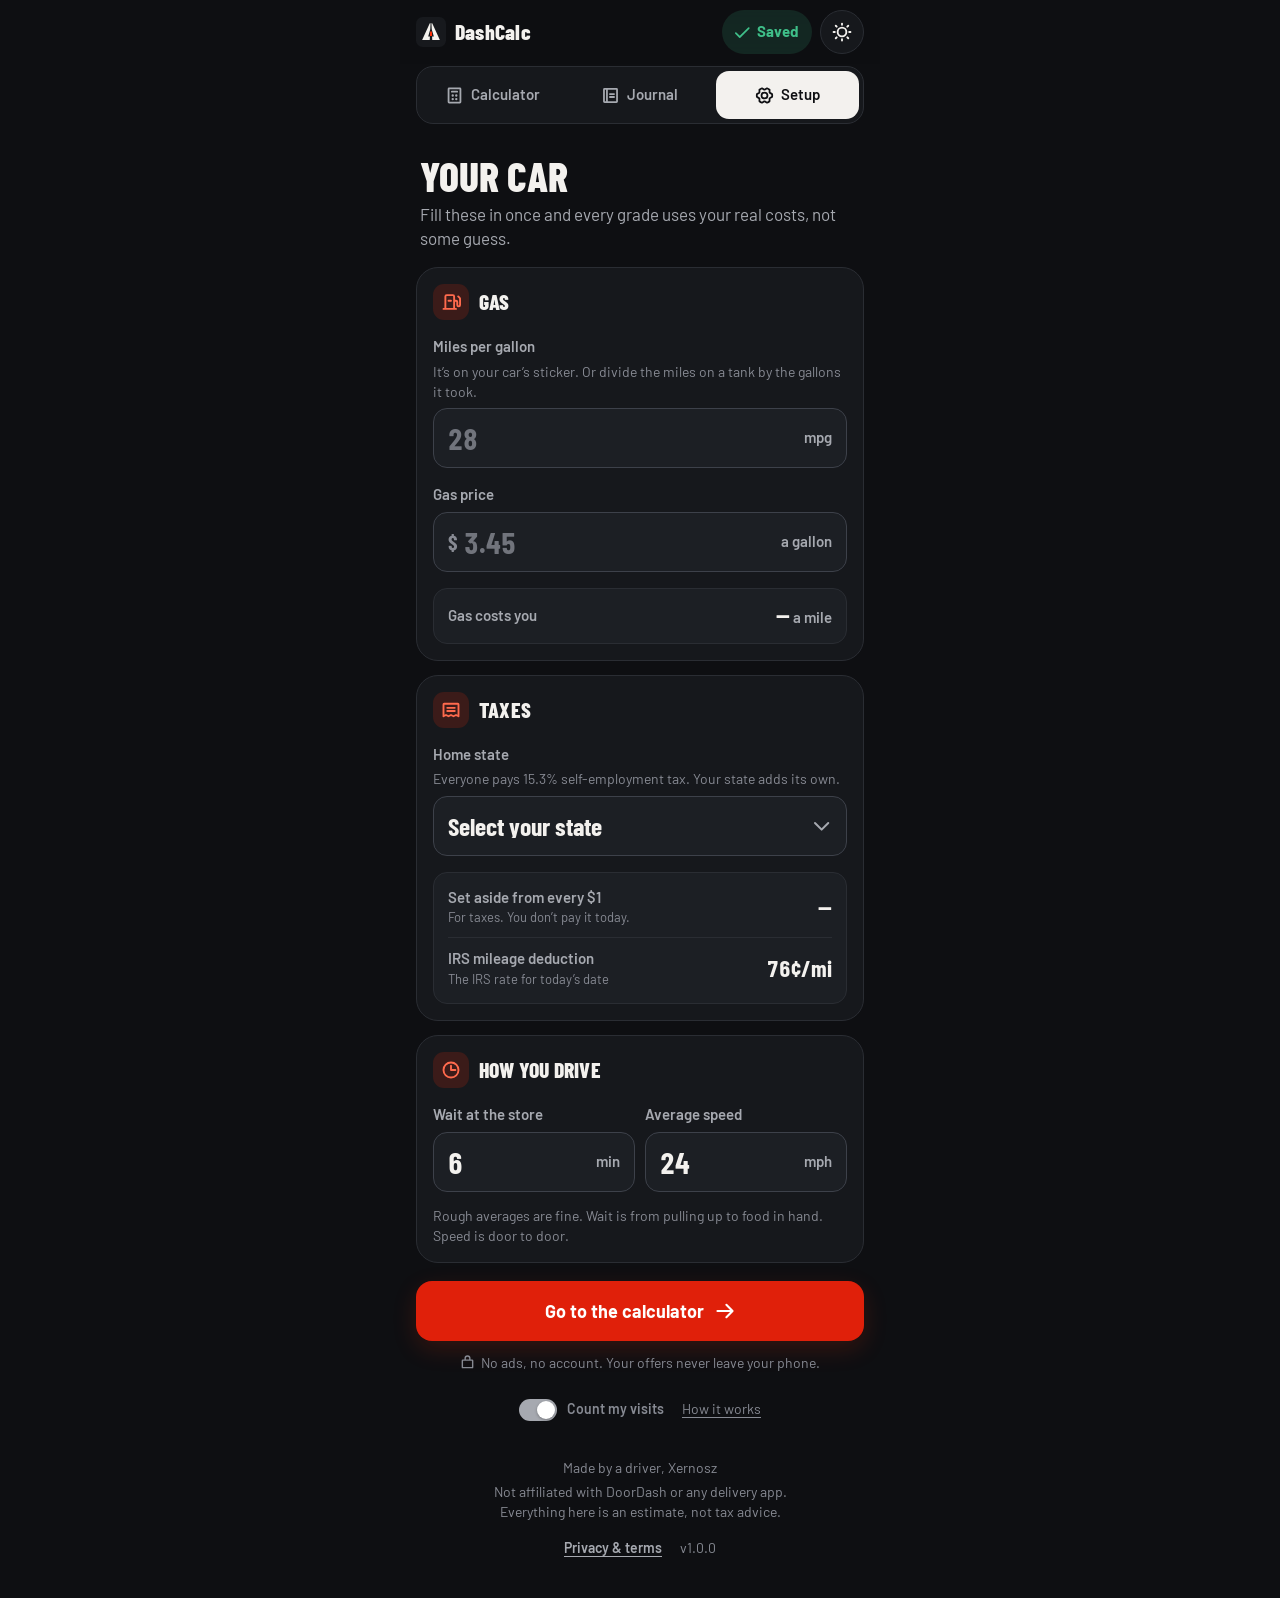
<file: setup.html>
<!DOCTYPE html>
<html lang="en" data-theme="night">

<head>
  <meta charset="UTF-8">
  <meta http-equiv="Content-Security-Policy" content="default-src 'self'; style-src 'self' 'unsafe-inline'; img-src 'self' https://dashcalc.goatcounter.com; object-src 'none'; base-uri 'none'">
  <meta name="viewport" content="width=device-width, initial-scale=1, viewport-fit=cover">
  <meta name="color-scheme" content="dark">
  <meta name="description" content="Tell DashCalc about your car once, so every offer gets graded with your real costs.">
  <meta name="theme-color" content="#0E0F12">
  <title>Setup &middot; DashCalc</title>
  <link rel="icon" href="icons/favicon.svg" type="image/svg+xml">
  <link rel="icon" href="icons/favicon.ico" sizes="32x32">
  <link rel="apple-touch-icon" href="icons/apple-touch-icon.png">

  <link rel="preload" href="fonts/barlow-condensed-800.woff2" as="font" type="font/woff2" crossorigin>
  <link rel="preload" href="fonts/barlow-600.woff2" as="font" type="font/woff2" crossorigin>
  <link rel="preload" href="fonts/barlow-400.woff2" as="font" type="font/woff2" crossorigin>
  <link rel="stylesheet" href="tokens.css?v=3">
  <script src="version.js"></script>
  <script src="theme.js?v=3"></script>

  <style>
    .saved {
      display: inline-flex;
      align-items: center;
      gap: 6px;
      min-height: 44px;
      padding: 0 14px 0 11px;
      border-radius: 999px;
      background: var(--grade-a-tint);
      color: var(--grade-a);
      font-weight: 700;
      font-size: 0.9375rem;
      white-space: nowrap;
    }

    .saved[hidden] {
      display: none;
    }

    .saved .icon {
      width: 18px;
      height: 18px;
    }

    .content {
      flex: 1;
      display: grid;
      align-content: start;
      gap: 14px;
      padding: 14px 16px 18px;
    }

    .problem {
      display: flex;
      align-items: center;
      gap: 10px;
      padding: 12px 16px;
      border: 1.5px solid var(--grade-f);
      border-radius: var(--radius-sm);
      background: var(--grade-f-tint);
      color: var(--grade-f);
      font-weight: 700;
    }

    .problem[hidden] {
      display: none;
    }

    .intro {
      display: grid;
      gap: 6px;
      padding: 4px 4px 2px;
    }

    .intro__title {
      font: 800 2.6rem/0.95 var(--font-num);
      text-transform: uppercase;
    }

    .intro__lead {
      max-width: 34rem;
      color: var(--text-dim);
    }

    #setup-form {
      display: grid;
      gap: 14px;
    }

    .card {
      display: grid;
      gap: 16px;
      padding: 16px;
      background: var(--surface);
      border: 1px solid var(--line);
      border-radius: var(--radius);
    }

    .card__head {
      display: flex;
      align-items: center;
      gap: 10px;
    }

    .card__head .icon {
      width: 36px;
      height: 36px;
      padding: 8px;
      border-radius: 11px;
      background: var(--red-tint);
      color: var(--red-ink);
    }

    .card__title {
      font: 800 1.35rem/1 var(--font-num);
      letter-spacing: 0.01em;
      text-transform: uppercase;
    }

    .field {
      display: grid;
      gap: 6px;
      min-width: 0;
    }

    .field__label {
      font-weight: 600;
      font-size: 0.9375rem;
      color: var(--text-dim);
    }

    .field__help {
      margin-top: -2px;
      font-size: 0.875rem;
      color: var(--text-mute);
    }

    .field__control {
      position: relative;
      display: flex;
      align-items: center;
      gap: 6px;
      min-height: 60px;
      padding: 0 14px;
      border: 1.5px solid var(--line-2);
      border-radius: var(--radius-sm);
      background: var(--raised);
      transition: border-color 150ms, box-shadow 150ms;
    }

    .field__control:focus-within {
      border-color: var(--red);
      box-shadow: 0 0 0 4px var(--red-tint);
    }

    .field__control--bad,
    .field__control--bad:focus-within {
      border-color: var(--grade-f);
      box-shadow: 0 0 0 4px var(--grade-f-tint);
    }

    .field__sign {
      font: 600 1.35rem/1 var(--font-num);
      color: var(--text-mute);
    }

    .field__input {
      flex: 1;
      min-width: 0;
      width: 100%;
      border: 0;
      background: none;
      outline: none;
      font: 700 1.85rem/1 var(--font-num);
      font-variant-numeric: tabular-nums;
      -moz-appearance: textfield;
      appearance: textfield;
    }

    .field__input::-webkit-outer-spin-button,
    .field__input::-webkit-inner-spin-button {
      -webkit-appearance: none;
      margin: 0;
    }

    .field__input::placeholder {
      color: var(--text-mute);
      opacity: 0.8;
    }

    .field__unit {
      font-weight: 600;
      font-size: 0.9375rem;
      color: var(--text-dim);
      white-space: nowrap;
    }

    .field__control--select select {
      padding-right: 34px;
      font-size: 1.6rem;
      cursor: pointer;
      -webkit-appearance: none;
      appearance: none;
    }

    .field__control--select select option {
      font: 400 1rem var(--font);
      color: var(--text);
      background: var(--surface);
    }

    .field__control--select .icon {
      position: absolute;
      right: 14px;
      pointer-events: none;
      color: var(--text-dim);
    }

    .pair {
      display: grid;
      grid-template-columns: 1fr 1fr;
      gap: 10px;
    }

    .readout {
      display: grid;
      padding: 4px 14px;
      border: 1px solid var(--line);
      border-radius: var(--radius-sm);
      background: var(--raised);
    }

    .readout__row {
      display: flex;
      justify-content: space-between;
      align-items: center;
      gap: 12px;
      padding: 10px 0;
    }

    .readout__row+.readout__row {
      border-top: 1px solid var(--line);
    }

    .readout__label {
      font-size: 0.9375rem;
      font-weight: 600;
      color: var(--text-dim);
    }

    .readout__label small {
      display: block;
      font-size: 0.8125rem;
      font-weight: 400;
      color: var(--text-mute);
    }

    .readout__value {
      font: 700 1.45rem/1 var(--font-num);
      font-variant-numeric: tabular-nums;
      white-space: nowrap;
    }

    .readout__unit {
      font-size: 0.9375rem;
      font-weight: 600;
      color: var(--text-dim);
    }

    .go {
      display: grid;
      gap: 12px;
      padding-top: 4px;
    }

    .go .btn {
      width: 100%;
    }

    .privacy {
      text-align: center;
      text-wrap: balance;
      font-size: 0.875rem;
      color: var(--text-mute);
    }

    .privacy .icon {
      width: 15px;
      height: 15px;
      margin-right: 6px;
      vertical-align: -2px;
    }

    .viewdata {
      justify-self: center;
      display: inline-flex;
      align-items: center;
      min-height: 44px;
      font-weight: 600;
      font-size: 0.9375rem;
      color: var(--text-dim);
      text-decoration: underline;
      text-underline-offset: 3px;
    }

    .viewdata[hidden] {
      display: none;
    }

    .counting {
      display: flex;
      flex-wrap: wrap;
      align-items: center;
      justify-content: center;
      gap: 0 18px;
      font-size: 0.875rem;
      color: var(--text-mute);
    }

    .counting .toggle__label {
      font-weight: 600;
    }

    .counting__link {
      display: inline-flex;
      align-items: center;
      min-height: 44px;
      text-underline-offset: 3px;
    }

    .counting__blocked {
      flex-basis: 100%;
      text-align: center;
    }

    .datapanel-overlay {
      width: 100%;
      max-width: 480px;
      max-height: 90dvh;
      margin: auto auto 0;
      padding: 0;
      border: 0;
      background: transparent;
      color: var(--text);
      overflow: visible;
    }

    .datapanel-overlay::backdrop {
      background: transparent;
      transition: background-color 200ms;
    }

    .datapanel-overlay.is-open::backdrop {
      background: var(--backdrop);
    }

    .datapanel {
      display: grid;
      gap: 14px;
      padding: 0 18px calc(22px + env(safe-area-inset-bottom, 0px));
      border-radius: 26px 26px 0 0;
      background: var(--surface);
      transform: translateY(100%);
      transition: transform 200ms var(--ease);
    }

    .datapanel.is-open {
      transform: none;
    }

    .datapanel__grab {
      width: 40px;
      height: 5px;
      margin: 10px auto 0;
      border-radius: 3px;
      background: var(--line-2);
    }

    .datapanel__head {
      display: flex;
      align-items: flex-start;
      justify-content: space-between;
      gap: 12px;
    }

    .datapanel__title {
      font: 800 1.6rem/1 var(--font-num);
      text-transform: uppercase;
    }

    .datapanel__sub {
      margin-top: 3px;
      font-size: 0.875rem;
      color: var(--text-mute);
    }

    .datapanel__close {
      display: grid;
      place-items: center;
      flex: none;
      width: 44px;
      height: 44px;
      border-radius: 50%;
      background: var(--raised);
    }

    .datapanel__body {
      display: grid;
      gap: 2px;
      padding: 12px 14px;
      border: 1px solid var(--line);
      border-radius: var(--radius-sm);
      background: var(--raised);
      font: 600 0.9375rem/1.6 ui-monospace, "SF Mono", Menlo, Consolas, monospace;
    }

    .datapanel__row {
      display: flex;
      gap: 6px;
    }

    .datapanel__key {
      color: var(--text-dim);
    }

    .datapanel__colon {
      color: var(--text-mute);
    }

    .datapanel__value {
      color: var(--text);
      font-weight: 700;
    }

    .datapanel__hint {
      font-size: 0.875rem;
      color: var(--text-dim);
    }
  </style>
</head>

<body>
  <a class="skip" href="#main">Skip to content</a>
  <div class="app">
    <header class="bar">
      <a class="brand" href="index.html" translate="no"><img src="icons/favicon.svg" alt="" width="30" height="30">DashCalc</a>
      <div class="bar__right">
        <p class="saved" id="save-note"><svg class="icon" aria-hidden="true"><use href="icons/ui.svg#check" /></svg>Saved</p>
        <button class="theme-toggle" type="button" aria-pressed="false" aria-label="Switch to Day">
          <svg class="icon theme-toggle__sun" aria-hidden="true"><use href="icons/ui.svg#sun" /></svg>
          <svg class="icon theme-toggle__moon" aria-hidden="true"><use href="icons/ui.svg#moon" /></svg>
        </button>
      </div>
    </header>

    <nav class="tabs" aria-label="Pages">
      <a class="tab" href="calculator.html"><svg class="icon" aria-hidden="true"><use href="icons/ui.svg#calculator" /></svg>Calculator</a>
      <a class="tab" href="journal.html"><svg class="icon" aria-hidden="true"><use href="icons/ui.svg#notebook" /></svg>Journal</a>
      <a class="tab" href="setup.html" aria-current="page"><svg class="icon" aria-hidden="true"><use href="icons/ui.svg#gear-six" /></svg>Setup</a>
    </nav>

    <main class="content" id="main">
      <div aria-live="polite">
        <p class="problem" id="save-problem" hidden></p>
      </div>

      <div class="intro">
        <h1 class="intro__title">Your car</h1>
        <p class="intro__lead">Fill these in once and every grade uses your real costs, not some guess.</p>
      </div>

      <form id="setup-form">
        <section class="card" aria-labelledby="card-gas">
          <div class="card__head">
            <svg class="icon" aria-hidden="true"><use href="icons/ui.svg#gas-pump" /></svg>
            <h2 class="card__title" id="card-gas">Gas</h2>
          </div>
          <div class="field">
            <label class="field__label" for="mpg">Miles per gallon</label>
            <p class="field__help">It’s on your car’s sticker. Or divide the miles on a tank by the gallons it took.</p>
            <div class="field__control">
              <input class="field__input" id="mpg" name="mpg" type="number" inputmode="decimal" step="any" min="1" required autocomplete="off" placeholder="28">
              <span class="field__unit">mpg</span>
            </div>
          </div>
          <div class="field">
            <label class="field__label" for="gas-price">Gas price</label>
            <div class="field__control">
              <span class="field__sign" aria-hidden="true">$</span>
              <input class="field__input" id="gas-price" name="gasPrice" type="number" inputmode="decimal" step="any" min="0" required autocomplete="off" placeholder="3.45">
              <span class="field__unit">a gallon</span>
            </div>
          </div>
          <div class="readout">
            <div class="readout__row">
              <span class="readout__label">Gas costs you</span>
              <span><span class="readout__value" id="gas-cost-per-mile">&mdash;</span> <span class="readout__unit">a mile</span></span>
            </div>
          </div>
        </section>

        <section class="card" aria-labelledby="card-taxes">
          <div class="card__head">
            <svg class="icon" aria-hidden="true"><use href="icons/ui.svg#receipt" /></svg>
            <h2 class="card__title" id="card-taxes">Taxes</h2>
          </div>
          <div class="field">
            <label class="field__label" for="home-state">Home state</label>
            <p class="field__help">Everyone pays 15.3% self-employment tax. Your state adds its own.</p>
            <div class="field__control field__control--select">
              <select class="field__input" id="home-state" name="homeState" required>
                <option value="" disabled selected>Select your state</option>
                <option value="AL">Alabama</option>
                <option value="AK">Alaska</option>
                <option value="AZ">Arizona</option>
                <option value="AR">Arkansas</option>
                <option value="CA">California</option>
                <option value="CO">Colorado</option>
                <option value="CT">Connecticut</option>
                <option value="DE">Delaware</option>
                <option value="DC">District of Columbia</option>
                <option value="FL">Florida</option>
                <option value="GA">Georgia</option>
                <option value="HI">Hawaii</option>
                <option value="ID">Idaho</option>
                <option value="IL">Illinois</option>
                <option value="IN">Indiana</option>
                <option value="IA">Iowa</option>
                <option value="KS">Kansas</option>
                <option value="KY">Kentucky</option>
                <option value="LA">Louisiana</option>
                <option value="ME">Maine</option>
                <option value="MD">Maryland</option>
                <option value="MA">Massachusetts</option>
                <option value="MI">Michigan</option>
                <option value="MN">Minnesota</option>
                <option value="MS">Mississippi</option>
                <option value="MO">Missouri</option>
                <option value="MT">Montana</option>
                <option value="NE">Nebraska</option>
                <option value="NV">Nevada</option>
                <option value="NH">New Hampshire</option>
                <option value="NJ">New Jersey</option>
                <option value="NM">New Mexico</option>
                <option value="NY">New York</option>
                <option value="NC">North Carolina</option>
                <option value="ND">North Dakota</option>
                <option value="OH">Ohio</option>
                <option value="OK">Oklahoma</option>
                <option value="OR">Oregon</option>
                <option value="PA">Pennsylvania</option>
                <option value="RI">Rhode Island</option>
                <option value="SC">South Carolina</option>
                <option value="SD">South Dakota</option>
                <option value="TN">Tennessee</option>
                <option value="TX">Texas</option>
                <option value="UT">Utah</option>
                <option value="VT">Vermont</option>
                <option value="VA">Virginia</option>
                <option value="WA">Washington</option>
                <option value="WV">West Virginia</option>
                <option value="WI">Wisconsin</option>
                <option value="WY">Wyoming</option>
              </select>
              <svg class="icon" aria-hidden="true"><use href="icons/ui.svg#caret-down" /></svg>
            </div>
          </div>
          <div class="readout">
            <div class="readout__row">
              <span class="readout__label">Set aside from every $1<small>For taxes. You don’t pay it today.</small></span>
              <span class="readout__value" id="tax-per-dollar">&mdash;</span>
            </div>
            <div class="readout__row">
              <span class="readout__label">IRS mileage deduction<small>The IRS rate for today’s date</small></span>
              <span class="readout__value" id="irs-rate-display">&mdash;</span>
            </div>
          </div>
        </section>

        <section class="card" aria-labelledby="card-drive">
          <div class="card__head">
            <svg class="icon" aria-hidden="true"><use href="icons/ui.svg#clock" /></svg>
            <h2 class="card__title" id="card-drive">How you drive</h2>
          </div>
          <div class="pair">
            <div class="field">
              <label class="field__label" for="typical-wait">Wait at the store</label>
              <div class="field__control">
                <input class="field__input" id="typical-wait" name="typicalWait" type="number" inputmode="decimal" step="any" min="0" required autocomplete="off" value="6">
                <span class="field__unit">min</span>
              </div>
            </div>
            <div class="field">
              <label class="field__label" for="avg-speed">Average speed</label>
              <div class="field__control">
                <input class="field__input" id="avg-speed" name="avgSpeed" type="number" inputmode="decimal" step="any" min="1" required autocomplete="off" value="24">
                <span class="field__unit">mph</span>
              </div>
            </div>
          </div>
          <p class="field__help">Rough averages are fine. Wait is from pulling up to food in hand. Speed is door to door.</p>
        </section>

        <div class="go">
          <a class="btn btn--go" href="calculator.html">Go to the calculator <svg class="icon" aria-hidden="true"><use href="icons/ui.svg#arrow-right" /></svg></a>
          <p class="privacy"><svg class="icon" aria-hidden="true"><use href="icons/ui.svg#lock-simple" /></svg>No ads, no account. Your offers never leave your phone.</p>
          <button class="viewdata" id="view-saved-data" type="button" hidden>View your saved data</button>
        </div>
      </form>

      <div class="counting">
        <label class="toggle toggle--small" for="count-visits">
          <input class="toggle__input visually-hidden" type="checkbox" id="count-visits" checked>
          <span class="toggle__track" aria-hidden="true"><span class="toggle__thumb"></span></span>
          <span class="toggle__label">Count my visits</span>
        </label>
        <a class="counting__link" href="legal.html#counting">How it works</a>
        <p class="counting__blocked" id="count-blocked" hidden>Your browser asks sites not to track you, so we never count you.</p>
      </div>
    </main>

    <footer class="credit">
      <span>Made by a driver, Xernosz</span>
      <span>Not affiliated with DoorDash or any delivery app. Everything here is an estimate, not tax advice.</span>
      <div class="credit__links">
        <a class="credit__link" href="legal.html">Privacy &amp; terms</a>
        <a class="credit__link credit__link--quiet app-version" href="https://github.com/Xernosz/DashCalc/releases">v0.9.0</a>
      </div>
    </footer>
  </div>

  <dialog class="datapanel-overlay" id="datapanel-overlay" aria-labelledby="datapanel-title">
    <div class="datapanel" id="datapanel">
      <div class="datapanel__grab" aria-hidden="true"></div>
      <div class="datapanel__head">
        <div>
          <h2 class="datapanel__title" id="datapanel-title">Your saved data</h2>
          <p class="datapanel__sub">Stored only on this phone</p>
        </div>
        <button class="datapanel__close" id="datapanel-close" type="button" aria-label="Close"><svg class="icon" aria-hidden="true"><use href="icons/ui.svg#x" /></svg></button>
      </div>
      <div class="datapanel__body" id="datapanel-body"></div>
      <p class="datapanel__hint">To change a number, close this and use the boxes on the page. The “v” line is the version number of your saved data.</p>
    </div>
  </dialog>

  <script src="counter.js?v=3"></script>
  <script src="shared.js?v=3"></script>
  <script src="setup.js?v=3"></script>
</body>

</html>
</file>
<file: tokens.css>
@font-face {
  font-family: "Barlow";
  src: url("fonts/barlow-400.woff2") format("woff2");
  font-weight: 400;
  font-display: swap;
}

@font-face {
  font-family: "Barlow";
  src: url("fonts/barlow-600.woff2") format("woff2");
  font-weight: 600;
  font-display: swap;
}

@font-face {
  font-family: "Barlow";
  src: url("fonts/barlow-700.woff2") format("woff2");
  font-weight: 700;
  font-display: swap;
}

@font-face {
  font-family: "Barlow Condensed";
  src: url("fonts/barlow-condensed-700.woff2") format("woff2");
  font-weight: 700;
  font-display: swap;
}

@font-face {
  font-family: "Barlow Condensed";
  src: url("fonts/barlow-condensed-800.woff2") format("woff2");
  font-weight: 800;
  font-display: swap;
}

*,
*::before,
*::after {
  box-sizing: border-box;
  margin: 0;
  padding: 0;
}

html {
  -webkit-text-size-adjust: 100%;
}

body {
  min-height: 100vh;
  min-height: 100dvh;
}

input,
select,
button,
textarea {
  font: inherit;
  color: inherit;
}

button {
  cursor: pointer;
  background: none;
  border: 0;
}

a {
  color: inherit;
}

a,
button,
label,
summary,
input,
select {
  -webkit-tap-highlight-color: transparent;
  touch-action: manipulation;
}

.visually-hidden {
  position: absolute;
  width: 1px;
  height: 1px;
  margin: -1px;
  padding: 0;
  overflow: hidden;
  clip-path: inset(50%);
  white-space: nowrap;
  border: 0;
}

:root {
  color-scheme: dark;

  --bg: #0E0F12;
  --surface: #16181C;
  --raised: #1C1F24;
  --glass: rgba(14, 15, 18, 0.84);

  --line: #2A2D33;
  --line-2: #3D414A;

  --text: #F3F1EE;
  --text-dim: #A6A9B0;
  --text-mute: #878A93;

  --red: #FF3008;
  --red-btn: #E0200A;
  --red-ink: #FF6A4D;
  --red-press: #B81B03;
  --red-tint: rgba(255, 48, 8, 0.16);
  --on-red: #FFFFFF;

  --gold: #FFC21A;

  --grade-a: #3FBF89;
  --grade-b: #63C463;
  --grade-c: #E0A93C;
  --grade-d: #E8834A;
  --grade-f: #E96A5E;
  --grade-s: #FFC21A;

  --grade-a-tint: rgba(63, 191, 137, 0.14);
  --grade-b-tint: rgba(99, 196, 99, 0.14);
  --grade-c-tint: rgba(224, 169, 60, 0.14);
  --grade-d-tint: rgba(232, 131, 74, 0.14);
  --grade-f-tint: rgba(233, 106, 94, 0.14);
  --grade-s-tint: rgba(255, 194, 26, 0.14);
  --grade-s-shine: rgba(255, 240, 194, 0.45);

  --lift: 0 0 0 1px rgba(255, 255, 255, 0.02), 0 14px 40px rgba(0, 0, 0, 0.4);
  --backdrop: rgba(6, 7, 9, 0.6);

  --tap: 60px;
  --radius: 22px;
  --radius-sm: 14px;
  --ease: cubic-bezier(0.16, 1, 0.3, 1);

  --font: "Barlow", system-ui, -apple-system, "Segoe UI", Roboto, sans-serif;
  --font-num: "Barlow Condensed", "Arial Narrow", system-ui, sans-serif;
}

:root[data-theme="day"] {
  color-scheme: light;

  --bg: #D5D8DC;
  --surface: #E1E4E7;
  --raised: #DADDE1;
  --glass: rgba(213, 216, 220, 0.86);

  --line: #BCC1C8;
  --line-2: #A2A8B1;

  --text: #121417;
  --text-dim: #454A52;
  --text-mute: #595F67;

  --red: #D8260B;
  --red-btn: #D8260B;
  --red-ink: #A01C06;
  --red-press: #A81A04;
  --red-tint: rgba(216, 38, 11, 0.13);

  --gold: #7A5E00;

  --grade-a: #0B5E3C;
  --grade-b: #28702A;
  --grade-c: #7A5800;
  --grade-d: #9C4A14;
  --grade-f: #962018;
  --grade-s: #7A5E00;

  --grade-a-tint: rgba(11, 94, 60, 0.13);
  --grade-b-tint: rgba(40, 112, 42, 0.13);
  --grade-c-tint: rgba(122, 88, 0, 0.13);
  --grade-d-tint: rgba(156, 74, 20, 0.13);
  --grade-f-tint: rgba(150, 32, 24, 0.13);
  --grade-s-tint: rgba(122, 94, 0, 0.14);
  --grade-s-shine: rgba(255, 246, 214, 0.7);

  --lift: 0 1px 2px rgba(18, 20, 23, 0.06), 0 10px 26px rgba(18, 20, 23, 0.1);
  --backdrop: rgba(30, 33, 38, 0.45);
}

[data-grade="A"] {
  --g: var(--grade-a);
  --g-tint: var(--grade-a-tint);
}

[data-grade="B"] {
  --g: var(--grade-b);
  --g-tint: var(--grade-b-tint);
}

[data-grade="C"] {
  --g: var(--grade-c);
  --g-tint: var(--grade-c-tint);
}

[data-grade="D"] {
  --g: var(--grade-d);
  --g-tint: var(--grade-d-tint);
}

[data-grade="F"] {
  --g: var(--grade-f);
  --g-tint: var(--grade-f-tint);
}

[data-grade="S"] {
  --g: var(--grade-s);
  --g-tint: var(--grade-s-tint);
}

[data-grade=""] {
  --g: var(--text-mute);
  --g-tint: var(--raised);
}

html {
  background: var(--bg);
  scroll-padding-top: 84px;
}

body {
  background: var(--bg);
  color: var(--text);
  font-family: var(--font);
  font-size: 1.0625rem;
  line-height: 1.45;
  -webkit-font-smoothing: antialiased;
}

:focus-visible {
  outline: 3px solid var(--text);
  outline-offset: 3px;
}

h1,
h2,
h3 {
  text-wrap: balance;
}

.skip {
  position: absolute;
  top: 10px;
  left: 10px;
  z-index: 50;
  padding: 12px 18px;
  border-radius: var(--radius-sm);
  background: var(--text);
  color: var(--bg);
  font-weight: 700;
  transform: translateY(-200%);
}

.skip:focus {
  transform: none;
}

.icon {
  width: 1.25em;
  height: 1.25em;
  flex: none;
}

.app {
  max-width: 480px;
  margin: 0 auto;
  min-height: 100vh;
  min-height: 100dvh;
  display: flex;
  flex-direction: column;
}

.bar {
  position: sticky;
  top: 0;
  z-index: 20;
  display: flex;
  align-items: center;
  justify-content: space-between;
  gap: 10px;
  padding: calc(10px + env(safe-area-inset-top, 0px)) 16px 10px;
  background: var(--glass);
  -webkit-backdrop-filter: blur(14px);
  backdrop-filter: blur(14px);
}

.brand {
  display: flex;
  align-items: center;
  gap: 9px;
  min-height: 44px;
  font: 800 1.35rem/1 var(--font-num);
  letter-spacing: 0.01em;
  text-decoration: none;
}

.brand img {
  width: 30px;
  height: 30px;
}

@media (max-width: 359px) {
  .bar .brand {
    gap: 0;
    font-size: 0;
  }
}

.bar__right {
  display: flex;
  align-items: center;
  gap: 8px;
}

.chip-btn {
  display: inline-flex;
  align-items: center;
  gap: 8px;
  min-height: 44px;
  padding: 0 15px 0 13px;
  border: 1px solid var(--line);
  border-radius: 999px;
  background: var(--surface);
  font-weight: 600;
  font-size: 0.9375rem;
  text-decoration: none;
  white-space: nowrap;
  transition: transform 120ms var(--ease), border-color 160ms;
}

.chip-btn[hidden] {
  display: none;
}

.chip-btn .icon {
  width: 18px;
  height: 18px;
  color: var(--red-ink);
}

.chip-btn:active {
  transform: scale(0.97);
}

.theme-toggle {
  display: inline-grid;
  place-items: center;
  width: 44px;
  height: 44px;
  flex: none;
  border: 1px solid var(--line);
  border-radius: 50%;
  background: var(--surface);
  transition: transform 120ms var(--ease), border-color 160ms;
}

.theme-toggle .icon {
  width: 20px;
  height: 20px;
}

.theme-toggle:active {
  transform: scale(0.94);
}

.theme-toggle__moon {
  display: none;
}

:root[data-theme="day"] .theme-toggle__sun {
  display: none;
}

:root[data-theme="day"] .theme-toggle__moon {
  display: block;
}

.tabs {
  display: grid;
  grid-template-columns: repeat(3, 1fr);
  gap: 4px;
  margin: 2px 16px 0;
  padding: 4px;
  border: 1px solid var(--line);
  border-radius: 17px;
  background: var(--surface);
}

.tab {
  display: flex;
  align-items: center;
  justify-content: center;
  gap: 7px;
  min-height: 48px;
  border-radius: 13px;
  font-weight: 600;
  font-size: 0.9375rem;
  color: var(--text-dim);
  text-decoration: none;
  transition: background-color 160ms, color 160ms;
}

.tab .icon {
  width: 19px;
  height: 19px;
}

.tab[aria-current="page"] {
  background: var(--text);
  color: var(--bg);
}

.btn {
  display: inline-flex;
  align-items: center;
  justify-content: center;
  gap: 10px;
  min-height: var(--tap);
  padding: 0 20px;
  border-radius: 16px;
  font-weight: 700;
  font-size: 1.125rem;
  text-decoration: none;
  transition: transform 120ms var(--ease), background-color 160ms;
}

.btn .icon {
  width: 22px;
  height: 22px;
}

.btn:active {
  transform: scale(0.97);
}

.btn--go {
  background: var(--red-btn);
  color: var(--on-red);
  box-shadow: 0 8px 24px var(--red-tint);
}

.btn--go:active {
  background: var(--red-press);
}

.btn--quiet {
  background: var(--surface);
  border: 1.5px solid var(--line-2);
}

.credit {
  display: grid;
  justify-items: center;
  gap: 4px;
  padding: 8px 16px calc(28px + env(safe-area-inset-bottom, 0px));
  text-align: center;
  text-wrap: balance;
  font-size: 0.875rem;
  color: var(--text-mute);
}

.credit__links {
  display: flex;
  flex-wrap: wrap;
  justify-content: center;
  gap: 0 18px;
}

.credit__link {
  display: inline-flex;
  align-items: center;
  min-height: 44px;
  font-weight: 600;
  color: var(--text-dim);
  text-decoration: underline;
  text-underline-offset: 3px;
}

.credit__link--quiet {
  font-weight: 400;
  color: var(--text-mute);
  text-decoration: none;
}

.toggle {
  position: relative;
  display: flex;
  align-items: center;
  gap: 14px;
  min-height: var(--tap);
  padding-top: 4px;
  cursor: pointer;
}

.toggle__track {
  position: relative;
  flex: none;
  width: 52px;
  height: 32px;
  border-radius: 999px;
  background: var(--line-2);
  transition: background-color 180ms;
}

.toggle__thumb {
  position: absolute;
  top: 3px;
  left: 3px;
  width: 26px;
  height: 26px;
  border-radius: 50%;
  background: #FFFFFF;
  box-shadow: 0 1px 3px rgba(0, 0, 0, 0.3);
  transition: transform 220ms var(--ease);
}

.toggle__input:checked+.toggle__track {
  background: var(--red-btn);
}

.toggle__input:checked+.toggle__track .toggle__thumb {
  transform: translateX(20px);
}

.toggle__input:focus-visible+.toggle__track {
  outline: 3px solid var(--text);
  outline-offset: 3px;
}

.toggle__input:disabled+.toggle__track {
  opacity: 0.45;
}

.toggle--small {
  gap: 10px;
  min-height: 44px;
  padding-top: 0;
}

.toggle--small .toggle__track {
  width: 38px;
  height: 22px;
}

.toggle--small .toggle__thumb {
  top: 2px;
  left: 2px;
  width: 18px;
  height: 18px;
}

.toggle--small .toggle__input:checked+.toggle__track {
  background: var(--text-dim);
}

.toggle--small .toggle__input:checked+.toggle__track .toggle__thumb {
  transform: translateX(16px);
}

.toggle__text {
  display: grid;
  gap: 1px;
}

.toggle__label {
  font-weight: 700;
}

.toggle__hint {
  font-size: 0.875rem;
  line-height: 1.3;
  color: var(--text-dim);
}

@media (hover: hover) {
  .tab:not([aria-current="page"]):hover,
  .credit__link:hover {
    color: var(--text);
  }

  .chip-btn:hover,
  .theme-toggle:hover,
  .btn--quiet:hover {
    border-color: var(--text-mute);
  }

  .btn--go:hover {
    background: var(--red-press);
  }
}

@media (prefers-reduced-motion: reduce) {

  *,
  *::before,
  *::after {
    animation-duration: 0.01ms !important;
    animation-iteration-count: 1 !important;
    transition-duration: 0.01ms !important;
  }
}
</file>
